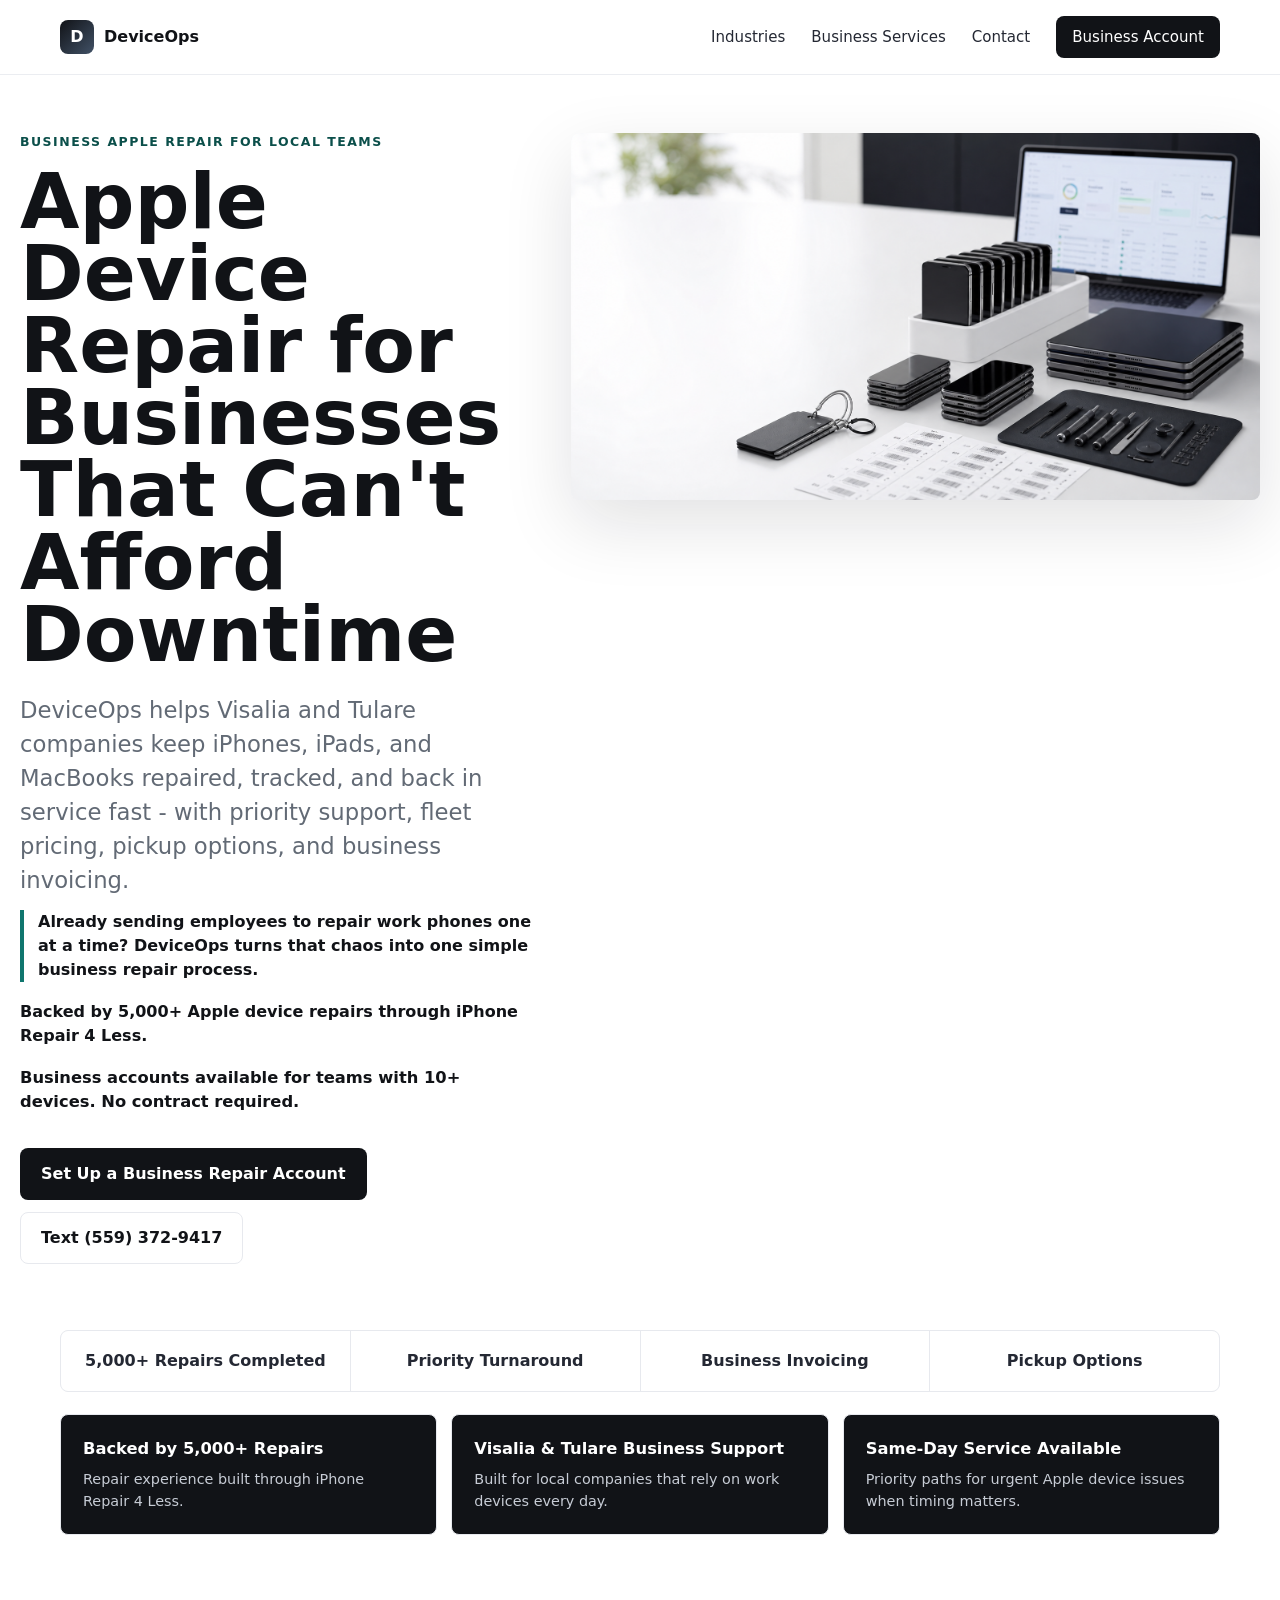
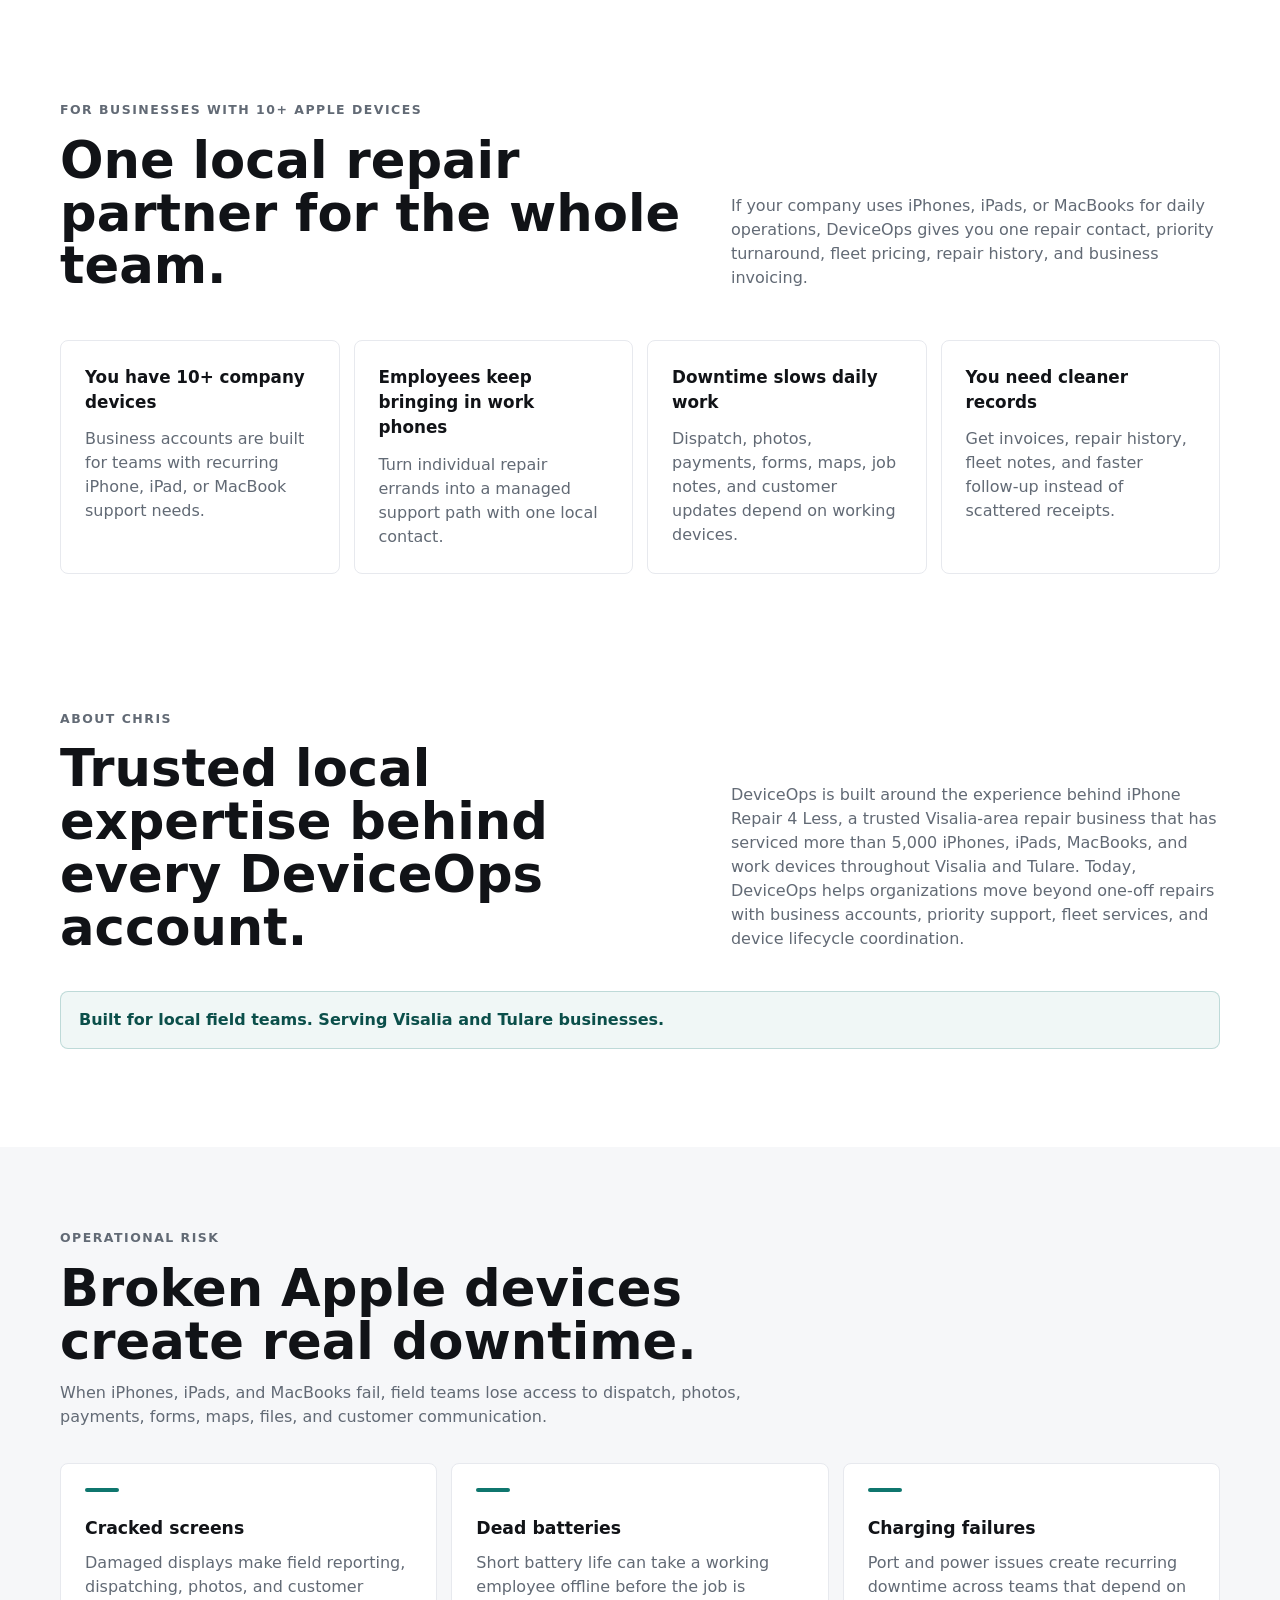
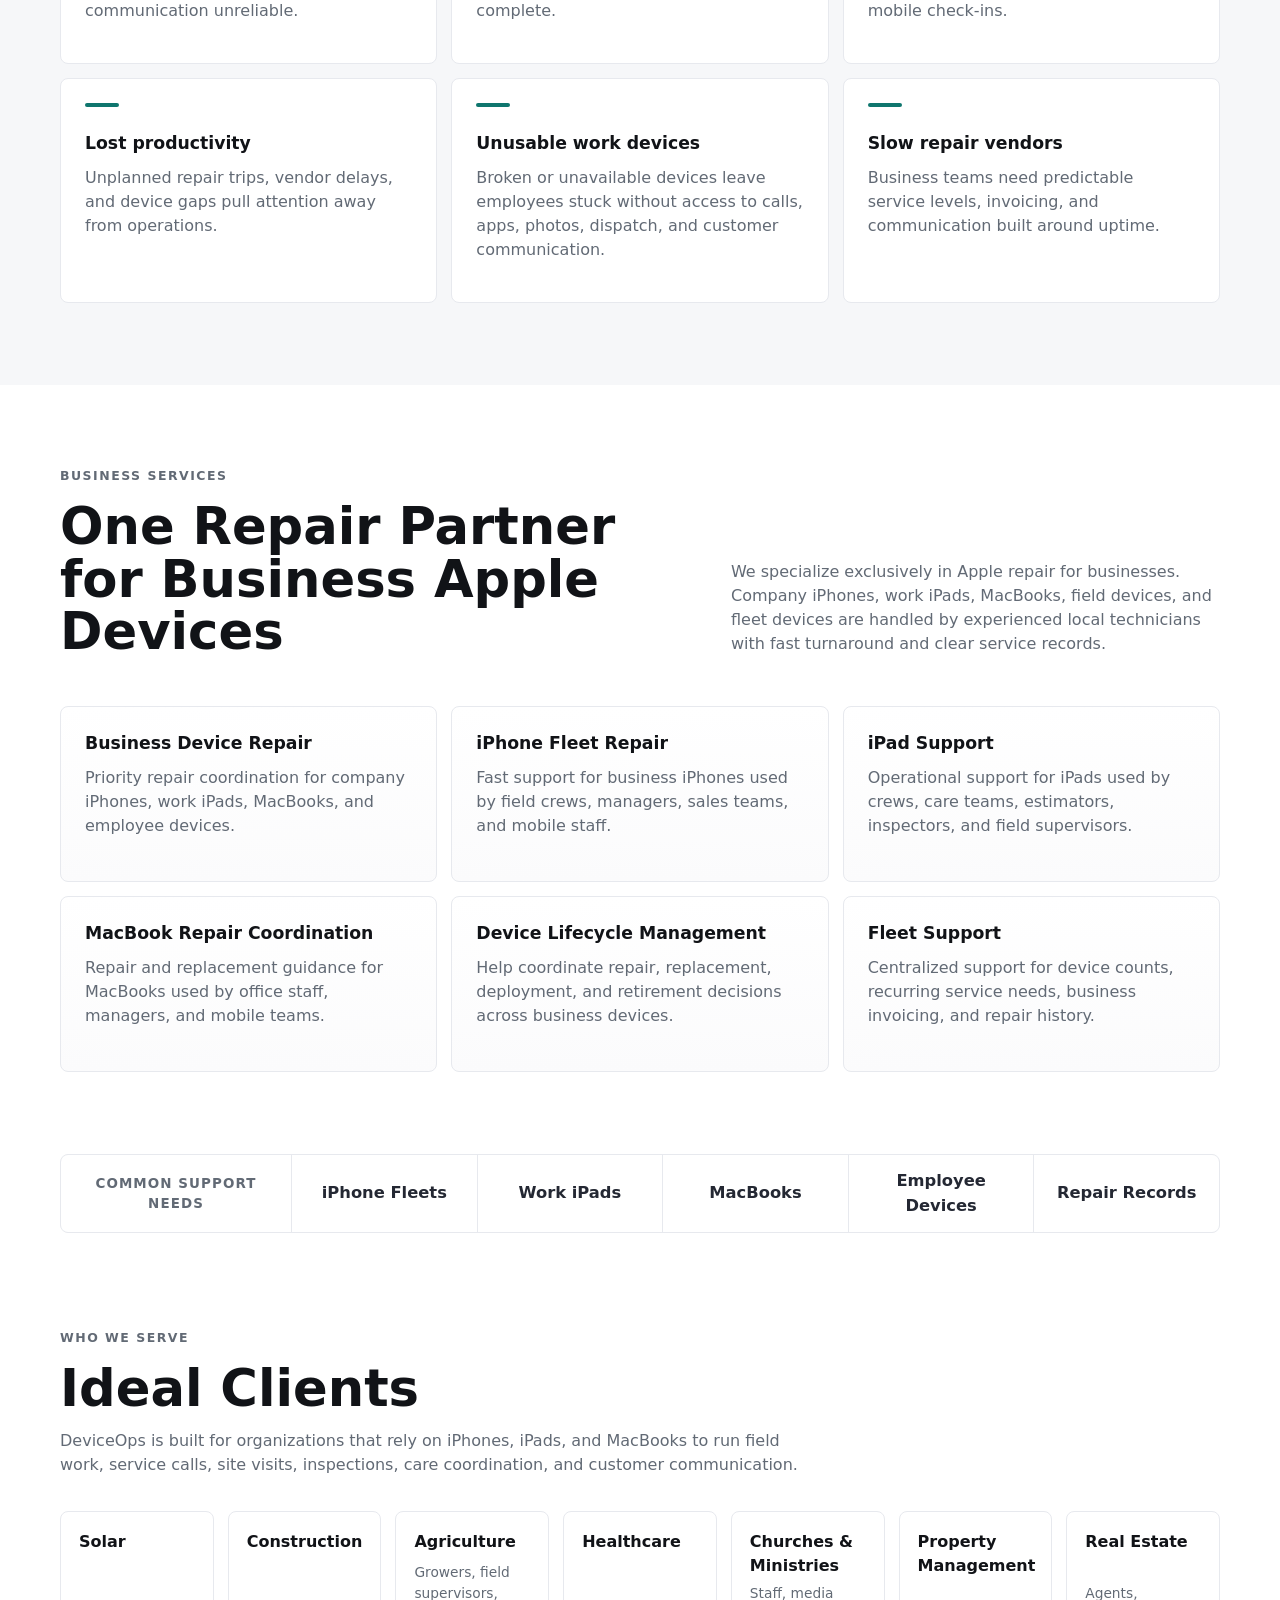
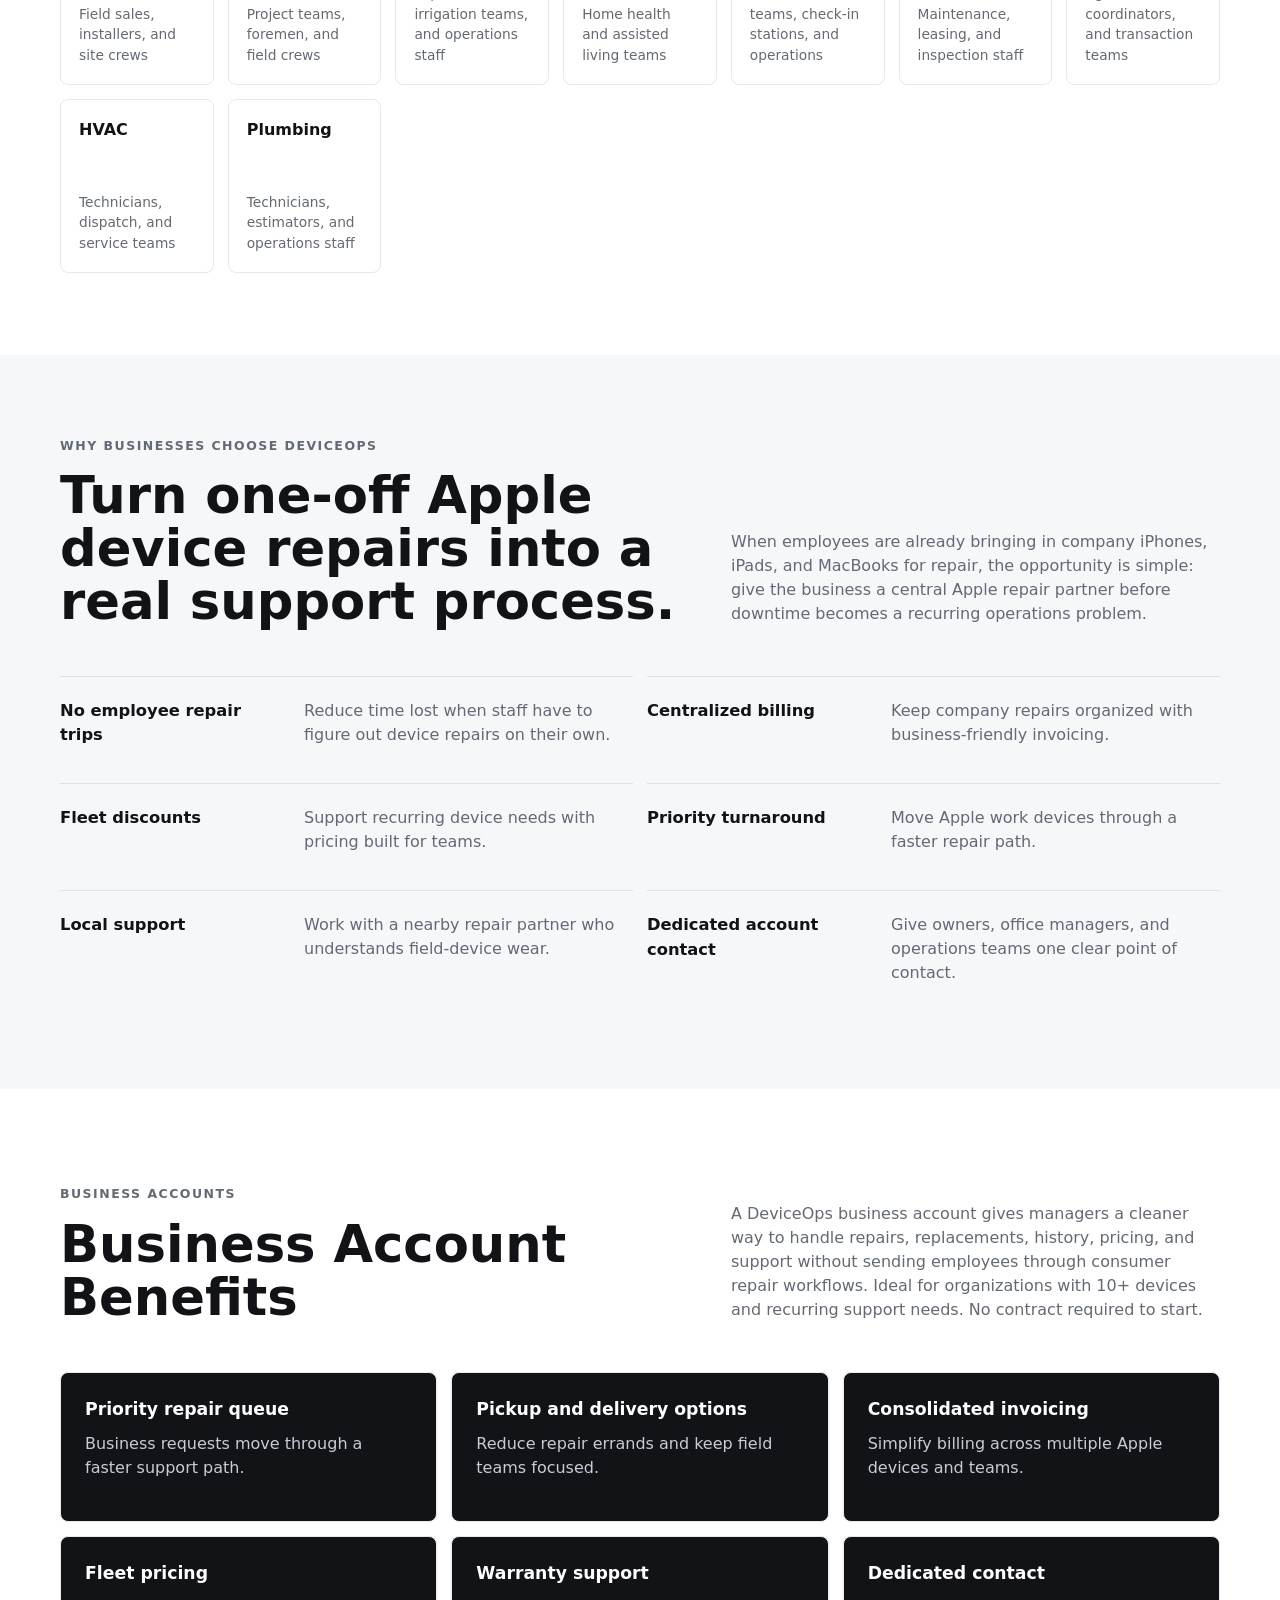
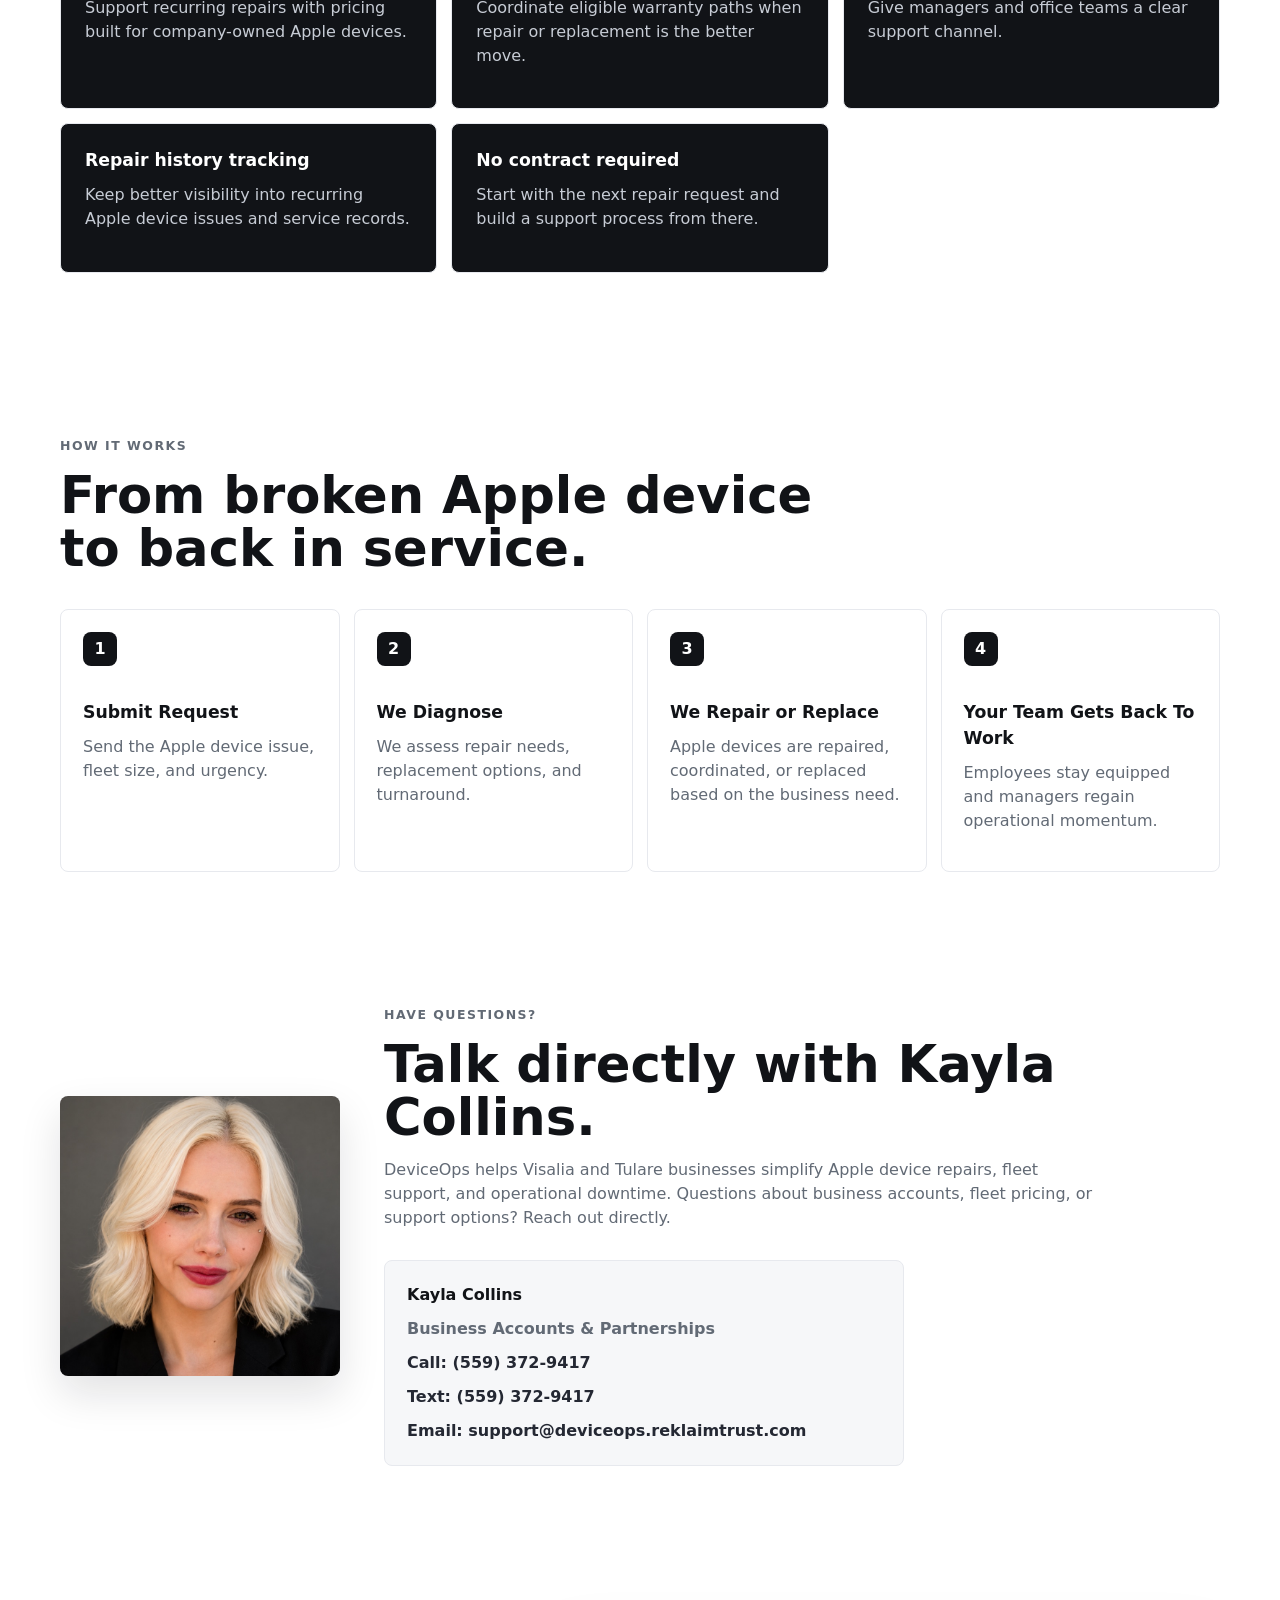
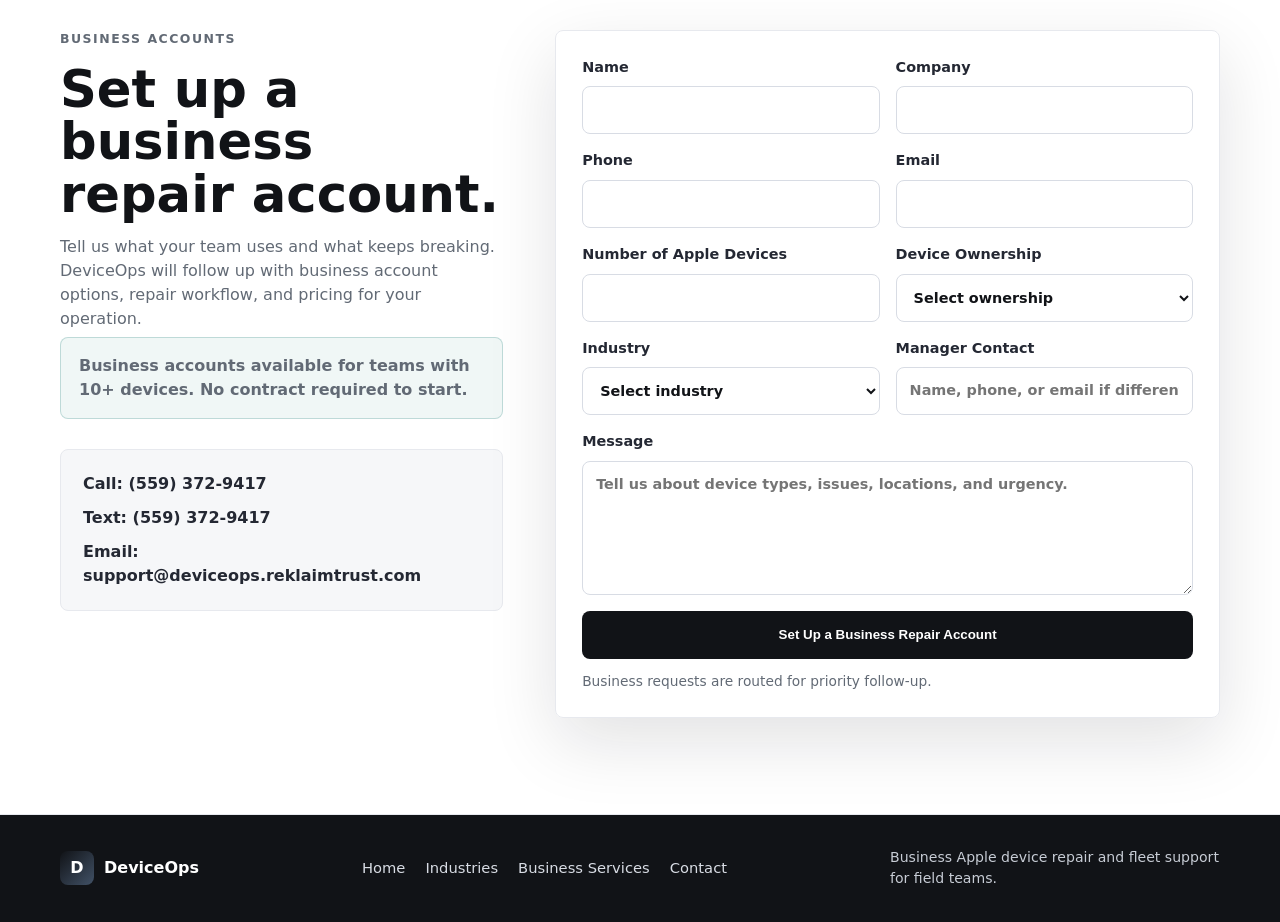
<file: index.html>
<!doctype html>
<html lang="en">
  <head>
    <meta charset="utf-8">
    <meta name="viewport" content="width=device-width, initial-scale=1">
    <title>DeviceOps | Apple Device Repair for Visalia & Tulare Businesses</title>
    <meta name="description" content="Apple device repair for Visalia and Tulare businesses, including priority repair, fleet pricing, pickup options, and consolidated invoicing for company iPhones, iPads, and MacBooks.">
    <link rel="canonical" href="https://deviceops.reklaimtrust.com/">
    <meta property="og:title" content="DeviceOps | Apple Device Repair for Businesses">
    <meta property="og:description" content="Priority repair, fleet pricing, pickup options, and consolidated invoicing for company iPhones, iPads, and MacBooks in Visalia and Tulare.">
    <meta property="og:type" content="website">
    <meta property="og:url" content="https://deviceops.reklaimtrust.com/">
    <meta property="og:image" content="https://deviceops.reklaimtrust.com/assets/deviceops-hero.png">
    <link rel="preload" as="image" href="assets/deviceops-hero.png">
    <link rel="stylesheet" href="styles.css?v=20260614-tighten">
    <script type="application/ld+json">
      {
        "@context": "https://schema.org",
        "@type": "LocalBusiness",
        "name": "DeviceOps",
        "url": "https://deviceops.reklaimtrust.com/",
        "image": "https://deviceops.reklaimtrust.com/assets/deviceops-hero.png",
        "description": "Apple device repair, replacement coordination, fleet support, and business technology services for company iPhones, iPads, and MacBooks.",
        "areaServed": {
          "@type": "AdministrativeArea",
          "name": "Visalia and Tulare, California"
        },
        "telephone": "+1-559-372-9417",
        "email": "support@deviceops.reklaimtrust.com",
        "priceRange": "$$",
        "sameAs": [],
        "makesOffer": [
          {
            "@type": "Offer",
            "itemOffered": {
              "@type": "Service",
              "name": "Business Apple Device Repair",
              "serviceType": "iPhone, iPad, MacBook, and Apple device repair for businesses"
            }
          },
          {
            "@type": "Offer",
            "itemOffered": {
              "@type": "Service",
              "name": "Apple Device Fleet Support",
              "serviceType": "Apple device deployment, replacement coordination, and fleet support"
            }
          }
        ]
      }
    </script>
  </head>
  <body>
    <a class="skip-link" href="#main">Skip to content</a>
    <header class="site-header">
      <nav class="nav-shell" aria-label="Primary navigation">
        <a class="brand" href="index.html" aria-label="DeviceOps home">
          <span class="brand-mark">D</span>
          <span>DeviceOps</span>
        </a>
        <button class="nav-toggle" type="button" aria-expanded="false" aria-controls="site-menu">
          <span class="sr-only">Open menu</span>
          <span></span><span></span><span></span>
        </button>
        <div class="nav-links" id="site-menu">
          <a href="#industries">Industries</a>
          <a href="#services">Business Services</a>
          <a href="#contact">Contact</a>
          <a class="nav-cta" href="#pricing">Business Account</a>
        </div>
      </nav>
    </header>

    <main id="main">
      <section class="hero">
        <div class="hero-copy">
          <p class="eyebrow">Business Apple repair for local teams</p>
          <h1>Apple Device Repair for Businesses That Can't Afford Downtime</h1>
          <p class="hero-subhead">DeviceOps helps Visalia and Tulare companies keep iPhones, iPads, and MacBooks repaired, tracked, and back in service fast - with priority support, fleet pricing, pickup options, and business invoicing.</p>
          <p class="hero-pain">Already sending employees to repair work phones one at a time? DeviceOps turns that chaos into one simple business repair process.</p>
          <p class="hero-proof"><strong>Backed by 5,000+ Apple device repairs through iPhone Repair 4 Less.</strong></p>
          <p class="hero-note"><strong>Business accounts available for teams with 10+ devices. No contract required.</strong></p>
          <div class="hero-actions" aria-label="Primary actions">
            <a class="button primary" href="#pricing">Set Up a Business Repair Account</a>
            <a class="button secondary" href="sms:+15593729417">Text (559) 372-9417</a>
          </div>
        </div>
        <div class="hero-media" aria-label="DeviceOps business Apple device support visual">
          <img src="assets/deviceops-hero.png" width="1717" height="916" alt="Organized Apple devices prepared for business fleet support">
        </div>
      </section>

      <section class="trust-bar" aria-label="Business support advantages">
        <span>5,000+ Repairs Completed</span>
        <span>Priority Turnaround</span>
        <span>Business Invoicing</span>
        <span>Pickup Options</span>
      </section>

      <section class="proof-strip" aria-label="DeviceOps proof points">
        <div>
          <strong>Backed by 5,000+ Repairs</strong>
          <span>Repair experience built through iPhone Repair 4 Less.</span>
        </div>
        <div>
          <strong>Visalia & Tulare Business Support</strong>
          <span>Built for local companies that rely on work devices every day.</span>
        </div>
        <div>
          <strong>Same-Day Service Available</strong>
          <span>Priority paths for urgent Apple device issues when timing matters.</span>
        </div>
      </section>

      <section class="section sense-section">
        <div class="section-heading split">
          <div>
            <p class="eyebrow">For businesses with 10+ Apple devices</p>
            <h2>One local repair partner for the whole team.</h2>
          </div>
          <p>If your company uses iPhones, iPads, or MacBooks for daily operations, DeviceOps gives you one repair contact, priority turnaround, fleet pricing, repair history, and business invoicing.</p>
        </div>
        <div class="sense-grid">
          <div><strong>You have 10+ company devices</strong><span>Business accounts are built for teams with recurring iPhone, iPad, or MacBook support needs.</span></div>
          <div><strong>Employees keep bringing in work phones</strong><span>Turn individual repair errands into a managed support path with one local contact.</span></div>
          <div><strong>Downtime slows daily work</strong><span>Dispatch, photos, payments, forms, maps, job notes, and customer updates depend on working devices.</span></div>
          <div><strong>You need cleaner records</strong><span>Get invoices, repair history, fleet notes, and faster follow-up instead of scattered receipts.</span></div>
        </div>
      </section>

      <section class="section expertise-section">
        <div class="section-heading split">
          <div>
            <p class="eyebrow">About Chris</p>
            <h2>Trusted local expertise behind every DeviceOps account.</h2>
          </div>
          <p>DeviceOps is built around the experience behind iPhone Repair 4 Less, a trusted Visalia-area repair business that has serviced more than 5,000 iPhones, iPads, MacBooks, and work devices throughout Visalia and Tulare. Today, DeviceOps helps organizations move beyond one-off repairs with business accounts, priority support, fleet services, and device lifecycle coordination.</p>
        </div>
        <p class="service-area">Built for local field teams. Serving Visalia and Tulare businesses.</p>
      </section>

      <section class="section problem-section">
        <div class="section-heading">
          <p class="eyebrow">Operational risk</p>
          <h2>Broken Apple devices create real downtime.</h2>
          <p>When iPhones, iPads, and MacBooks fail, field teams lose access to dispatch, photos, payments, forms, maps, files, and customer communication.</p>
        </div>
        <div class="problem-grid">
          <article><span></span><h3>Cracked screens</h3><p>Damaged displays make field reporting, dispatching, photos, and customer communication unreliable.</p></article>
          <article><span></span><h3>Dead batteries</h3><p>Short battery life can take a working employee offline before the job is complete.</p></article>
          <article><span></span><h3>Charging failures</h3><p>Port and power issues create recurring downtime across teams that depend on mobile check-ins.</p></article>
          <article><span></span><h3>Lost productivity</h3><p>Unplanned repair trips, vendor delays, and device gaps pull attention away from operations.</p></article>
          <article><span></span><h3>Unusable work devices</h3><p>Broken or unavailable devices leave employees stuck without access to calls, apps, photos, dispatch, and customer communication.</p></article>
          <article><span></span><h3>Slow repair vendors</h3><p>Business teams need predictable service levels, invoicing, and communication built around uptime.</p></article>
        </div>
      </section>

      <section class="section services-section" id="services">
        <div class="section-heading split">
          <div>
            <p class="eyebrow">Business services</p>
            <h2>One Repair Partner for Business Apple Devices</h2>
          </div>
          <p>We specialize exclusively in Apple repair for businesses. Company iPhones, work iPads, MacBooks, field devices, and fleet devices are handled by experienced local technicians with fast turnaround and clear service records.</p>
        </div>
        <div class="service-grid">
          <article><h3>Business Device Repair</h3><p>Priority repair coordination for company iPhones, work iPads, MacBooks, and employee devices.</p></article>
          <article><h3>iPhone Fleet Repair</h3><p>Fast support for business iPhones used by field crews, managers, sales teams, and mobile staff.</p></article>
          <article><h3>iPad Support</h3><p>Operational support for iPads used by crews, care teams, estimators, inspectors, and field supervisors.</p></article>
          <article><h3>MacBook Repair Coordination</h3><p>Repair and replacement guidance for MacBooks used by office staff, managers, and mobile teams.</p></article>
          <article><h3>Device Lifecycle Management</h3><p>Help coordinate repair, replacement, deployment, and retirement decisions across business devices.</p></article>
          <article><h3>Fleet Support</h3><p>Centralized support for device counts, recurring service needs, business invoicing, and repair history.</p></article>
        </div>
      </section>

      <section class="device-strip" aria-label="Business devices and workflows supported">
        <span>Common support needs</span>
        <strong>iPhone Fleets</strong>
        <strong>Work iPads</strong>
        <strong>MacBooks</strong>
        <strong>Employee Devices</strong>
        <strong>Repair Records</strong>
      </section>

      <section class="section industries-section" id="industries">
        <div class="section-heading">
          <p class="eyebrow">Who we serve</p>
          <h2>Ideal Clients</h2>
          <p>DeviceOps is built for organizations that rely on iPhones, iPads, and MacBooks to run field work, service calls, site visits, inspections, care coordination, and customer communication.</p>
        </div>
        <div class="industry-grid">
          <a href="industries/solar.html">Solar<span>Field sales, installers, and site crews</span></a>
          <a href="industries/construction.html">Construction<span>Project teams, foremen, and field crews</span></a>
          <a href="industries/agriculture.html">Agriculture<span>Growers, field supervisors, irrigation teams, and operations staff</span></a>
          <a href="industries/healthcare.html">Healthcare<span>Home health and assisted living teams</span></a>
          <a href="industries/churches-ministries.html">Churches &amp; Ministries<span>Staff, media teams, check-in stations, and operations</span></a>
          <a href="industries/property-management.html">Property Management<span>Maintenance, leasing, and inspection staff</span></a>
          <a href="industries/real-estate.html">Real Estate<span>Agents, coordinators, and transaction teams</span></a>
          <a href="industries/hvac.html">HVAC<span>Technicians, dispatch, and service teams</span></a>
          <a href="industries/plumbing.html">Plumbing<span>Technicians, estimators, and operations staff</span></a>
        </div>
      </section>

      <section class="section why-section">
        <div class="section-heading split">
          <div>
            <p class="eyebrow">Why businesses choose DeviceOps</p>
            <h2>Turn one-off Apple device repairs into a real support process.</h2>
          </div>
          <p>When employees are already bringing in company iPhones, iPads, and MacBooks for repair, the opportunity is simple: give the business a central Apple repair partner before downtime becomes a recurring operations problem.</p>
        </div>
        <div class="why-list">
          <div><strong>No employee repair trips</strong><span>Reduce time lost when staff have to figure out device repairs on their own.</span></div>
          <div><strong>Centralized billing</strong><span>Keep company repairs organized with business-friendly invoicing.</span></div>
          <div><strong>Fleet discounts</strong><span>Support recurring device needs with pricing built for teams.</span></div>
          <div><strong>Priority turnaround</strong><span>Move Apple work devices through a faster repair path.</span></div>
          <div><strong>Local support</strong><span>Work with a nearby repair partner who understands field-device wear.</span></div>
          <div><strong>Dedicated account contact</strong><span>Give owners, office managers, and operations teams one clear point of contact.</span></div>
        </div>
      </section>

      <section class="section account-section">
        <div class="section-heading split">
          <div>
            <p class="eyebrow">Business accounts</p>
            <h2>Business Account Benefits</h2>
          </div>
          <p>A DeviceOps business account gives managers a cleaner way to handle repairs, replacements, history, pricing, and support without sending employees through consumer repair workflows. Ideal for organizations with 10+ devices and recurring support needs. No contract required to start.</p>
        </div>
        <div class="benefits-grid">
          <article><h3>Priority repair queue</h3><p>Business requests move through a faster support path.</p></article>
          <article><h3>Pickup and delivery options</h3><p>Reduce repair errands and keep field teams focused.</p></article>
          <article><h3>Consolidated invoicing</h3><p>Simplify billing across multiple Apple devices and teams.</p></article>
          <article><h3>Fleet pricing</h3><p>Support recurring repairs with pricing built for company-owned Apple devices.</p></article>
          <article><h3>Warranty support</h3><p>Coordinate eligible warranty paths when repair or replacement is the better move.</p></article>
          <article><h3>Dedicated contact</h3><p>Give managers and office teams a clear support channel.</p></article>
          <article><h3>Repair history tracking</h3><p>Keep better visibility into recurring Apple device issues and service records.</p></article>
          <article><h3>No contract required</h3><p>Start with the next repair request and build a support process from there.</p></article>
        </div>
      </section>

      <section class="section process-section">
        <div class="section-heading">
          <p class="eyebrow">How it works</p>
          <h2>From broken Apple device to back in service.</h2>
        </div>
        <ol class="process-list">
          <li><span>1</span><h3>Submit Request</h3><p>Send the Apple device issue, fleet size, and urgency.</p></li>
          <li><span>2</span><h3>We Diagnose</h3><p>We assess repair needs, replacement options, and turnaround.</p></li>
          <li><span>3</span><h3>We Repair or Replace</h3><p>Apple devices are repaired, coordinated, or replaced based on the business need.</p></li>
          <li><span>4</span><h3>Your Team Gets Back To Work</h3><p>Employees stay equipped and managers regain operational momentum.</p></li>
        </ol>
      </section>

      <section class="section local-support-section">
        <div class="local-support-media">
          <img src="assets/kayla-collins-deviceops-business-accounts.jpg" width="900" height="900" loading="lazy" alt="Kayla Collins, DeviceOps business accounts">
        </div>
        <div class="local-support-copy">
          <p class="eyebrow">Have questions?</p>
          <h2>Talk directly with Kayla Collins.</h2>
          <p>DeviceOps helps Visalia and Tulare businesses simplify Apple device repairs, fleet support, and operational downtime. Questions about business accounts, fleet pricing, or support options? Reach out directly.</p>
          <div class="contact-card contact-card-inline">
            <strong>Kayla Collins</strong>
            <span>Business Accounts &amp; Partnerships</span>
            <a href="tel:+15593729417">Call: (559) 372-9417</a>
            <a href="sms:+15593729417">Text: (559) 372-9417</a>
            <a href="mailto:support@deviceops.reklaimtrust.com">Email: support@deviceops.reklaimtrust.com</a>
          </div>
        </div>
      </section>

      <section class="section lead-section" id="pricing">
        <div class="lead-copy">
          <p class="eyebrow">Business accounts</p>
          <h2>Set up a business repair account.</h2>
          <p>Tell us what your team uses and what keeps breaking. DeviceOps will follow up with business account options, repair workflow, and pricing for your operation.</p>
          <p class="account-callout"><strong>Business accounts available for teams with 10+ devices. No contract required to start.</strong></p>
          <div class="contact-card" id="contact">
            <a href="tel:+15593729417">Call: (559) 372-9417</a>
            <a href="sms:+15593729417">Text: (559) 372-9417</a>
            <a href="mailto:support@deviceops.reklaimtrust.com">Email: support@deviceops.reklaimtrust.com</a>
          </div>
        </div>
        <form class="lead-form" action="https://formspree.io/f/mojzqbrn" method="post">
          <input type="hidden" name="_subject" value="New DeviceOps business repair account request">
          <label>Name<input name="Name" type="text" autocomplete="name" required></label>
          <label>Company<input name="Company" type="text" autocomplete="organization" required></label>
          <label>Phone<input name="Phone" type="tel" autocomplete="tel" required></label>
          <label>Email<input name="Email" type="email" autocomplete="email"></label>
          <label>Number of Apple Devices<input name="Number of Apple Devices" type="number" min="1" inputmode="numeric" required></label>
          <label>Device Ownership<select name="Device Ownership">
            <option value="">Select ownership</option>
            <option>Company-owned Apple device</option>
            <option>Employee-owned Apple device used for work</option>
            <option>Personal Apple device</option>
            <option>Not sure</option>
          </select></label>
          <label>Industry<select name="Industry">
            <option value="">Select industry</option>
            <option>Solar</option>
            <option>Construction</option>
            <option>Agriculture</option>
            <option>Healthcare</option>
            <option>Churches & Ministries</option>
            <option>Property Management</option>
            <option>Real Estate</option>
            <option>HVAC</option>
            <option>Plumbing</option>
          </select></label>
          <label>Manager Contact<input name="Manager Contact" type="text" placeholder="Name, phone, or email if different"></label>
          <label class="full">Message<textarea name="Message" rows="5" placeholder="Tell us about device types, issues, locations, and urgency." required></textarea></label>
          <button class="button primary full" type="submit">Set Up a Business Repair Account</button>
          <p class="form-note" data-form-note>Business requests are routed for priority follow-up.</p>
        </form>
      </section>
    </main>

    <footer class="site-footer">
      <div class="footer-inner">
        <a class="brand" href="index.html"><span class="brand-mark">D</span><span>DeviceOps</span></a>
        <nav aria-label="Footer navigation">
          <a href="index.html">Home</a>
          <a href="#industries">Industries</a>
          <a href="#services">Business Services</a>
          <a href="#contact">Contact</a>
        </nav>
        <p>Business Apple device repair and fleet support for field teams.</p>
      </div>
    </footer>

    <script src="script.js"></script>
  </body>
</html>
</file>
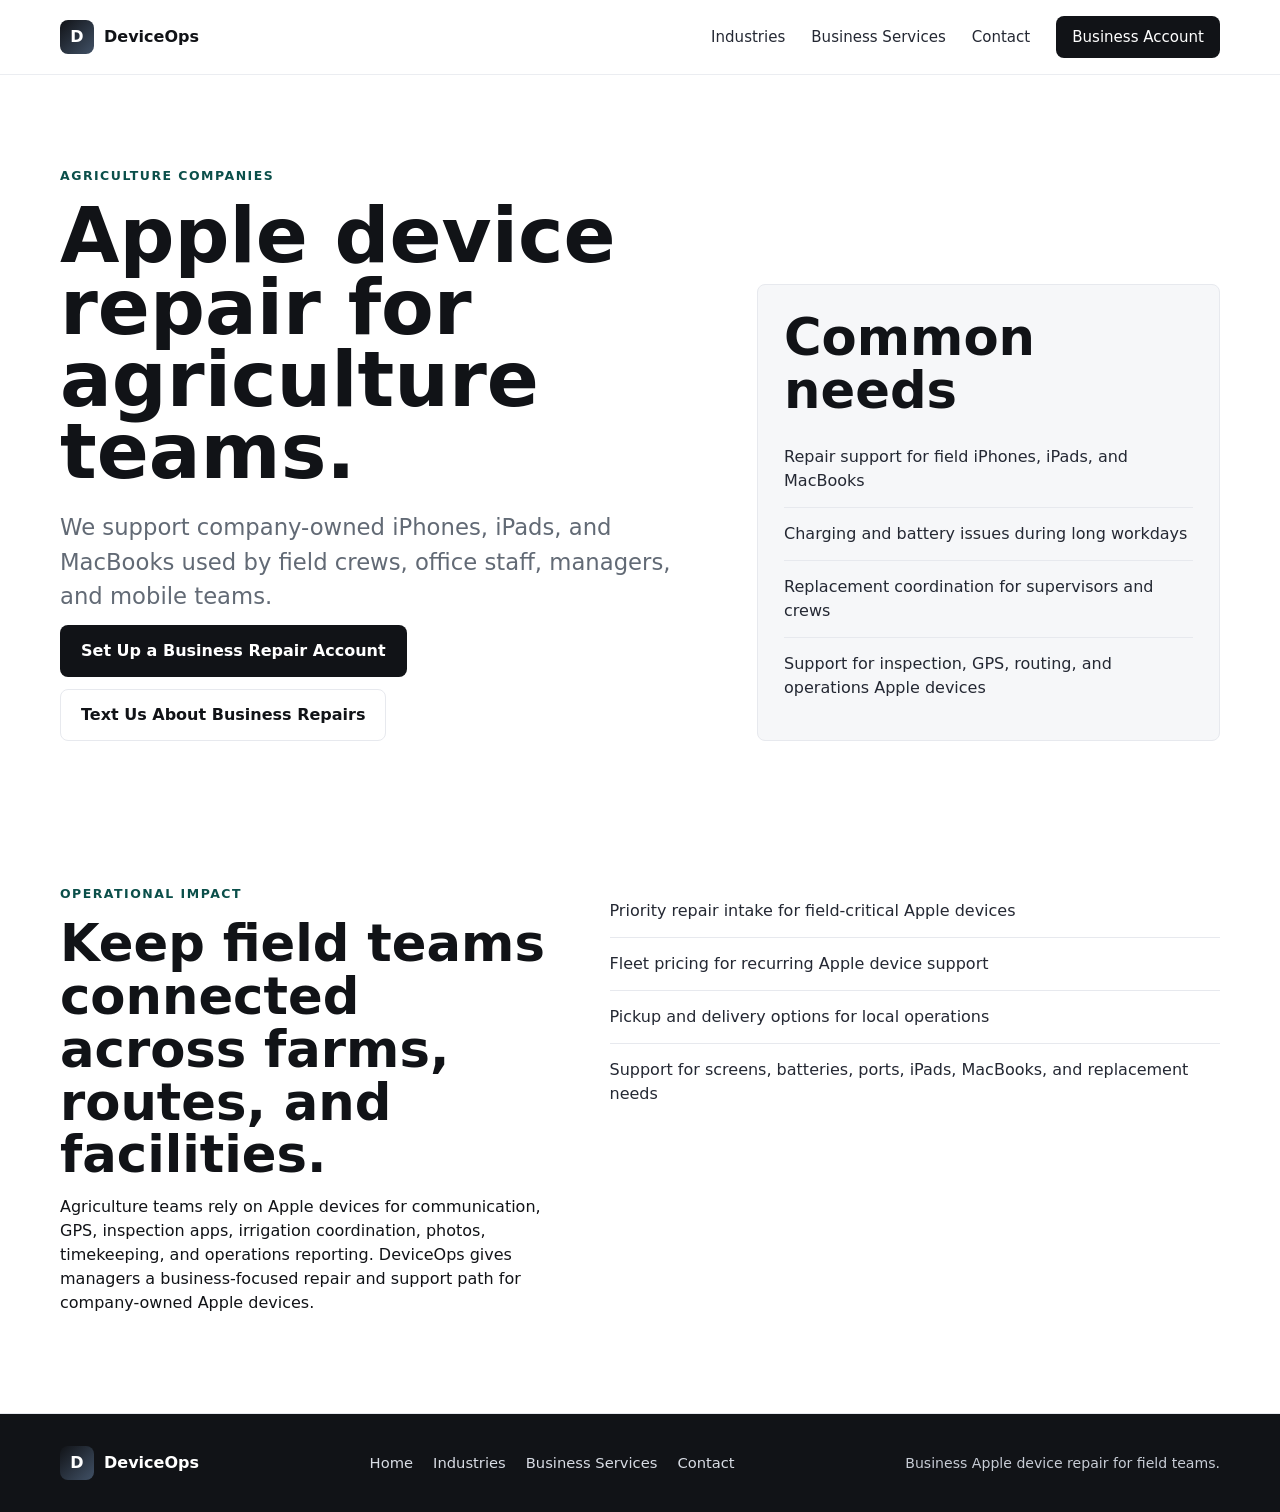
<file: industries/agriculture.html>
<!doctype html>
<html lang="en">
  <head>
    <meta charset="utf-8">
    <meta name="viewport" content="width=device-width, initial-scale=1">
    <title>Agriculture Apple Device Repair | DeviceOps</title>
    <meta name="description" content="Apple device repair for agriculture teams using company-owned iPhones, iPads, and MacBooks across field supervision, irrigation, ranch operations, and crop advisory workflows.">
    <link rel="canonical" href="https://deviceops.reklaimtrust.com/industries/agriculture.html">
    <link rel="stylesheet" href="../styles.css?v=20260614-tighten">
    <script type="application/ld+json">
      {"@context":"https://schema.org","@type":"Service","name":"Agriculture Apple Device Repair","provider":{"@type":"LocalBusiness","name":"DeviceOps","url":"https://deviceops.reklaimtrust.com/"},"serviceType":"Business Apple device repair and fleet support","audience":{"@type":"BusinessAudience","name":"Agriculture companies"},"areaServed":{"@type":"AdministrativeArea","name":"Visalia and Tulare"}}
    </script>
  </head>
  <body>
    <header class="site-header"><nav class="nav-shell" aria-label="Primary navigation"><a class="brand" href="../index.html"><span class="brand-mark">D</span><span>DeviceOps</span></a><button class="nav-toggle" type="button" aria-expanded="false" aria-controls="site-menu"><span class="sr-only">Open menu</span><span></span><span></span><span></span></button><div class="nav-links" id="site-menu"><a href="../index.html#industries">Industries</a><a href="../index.html#services">Business Services</a><a href="../index.html#contact">Contact</a><a class="nav-cta" href="../index.html#pricing">Business Account</a></div></nav></header>
    <main>
      <section class="industry-hero">
        <div><p class="eyebrow">Agriculture companies</p><h1>Apple device repair for agriculture teams.</h1><p class="hero-subhead">We support company-owned iPhones, iPads, and MacBooks used by field crews, office staff, managers, and mobile teams.</p><div class="hero-actions"><a class="button primary" href="../index.html#pricing">Set Up a Business Repair Account</a><a class="button secondary" href="sms:+15593729417">Text Us About Business Repairs</a></div></div>
        <aside class="industry-panel"><h2>Common needs</h2><ul><li>Repair support for field iPhones, iPads, and MacBooks</li><li>Charging and battery issues during long workdays</li><li>Replacement coordination for supervisors and crews</li><li>Support for inspection, GPS, routing, and operations Apple devices</li></ul></aside>
      </section>
      <section class="section industry-detail"><div><p class="eyebrow">Operational impact</p><h2>Keep field teams connected across farms, routes, and facilities.</h2><p>Agriculture teams rely on Apple devices for communication, GPS, inspection apps, irrigation coordination, photos, timekeeping, and operations reporting. DeviceOps gives managers a business-focused repair and support path for company-owned Apple devices.</p></div><ul class="detail-list"><li>Priority repair intake for field-critical Apple devices</li><li>Fleet pricing for recurring Apple device support</li><li>Pickup and delivery options for local operations</li><li>Support for screens, batteries, ports, iPads, MacBooks, and replacement needs</li></ul></section>
    </main>
    <footer class="site-footer"><div class="footer-inner"><a class="brand" href="../index.html"><span class="brand-mark">D</span><span>DeviceOps</span></a><nav><a href="../index.html">Home</a><a href="../index.html#industries">Industries</a><a href="../index.html#services">Business Services</a><a href="../index.html#contact">Contact</a></nav><p>Business Apple device repair for field teams.</p></div></footer>
    <script src="../script.js"></script>
  </body>
</html>
</file>
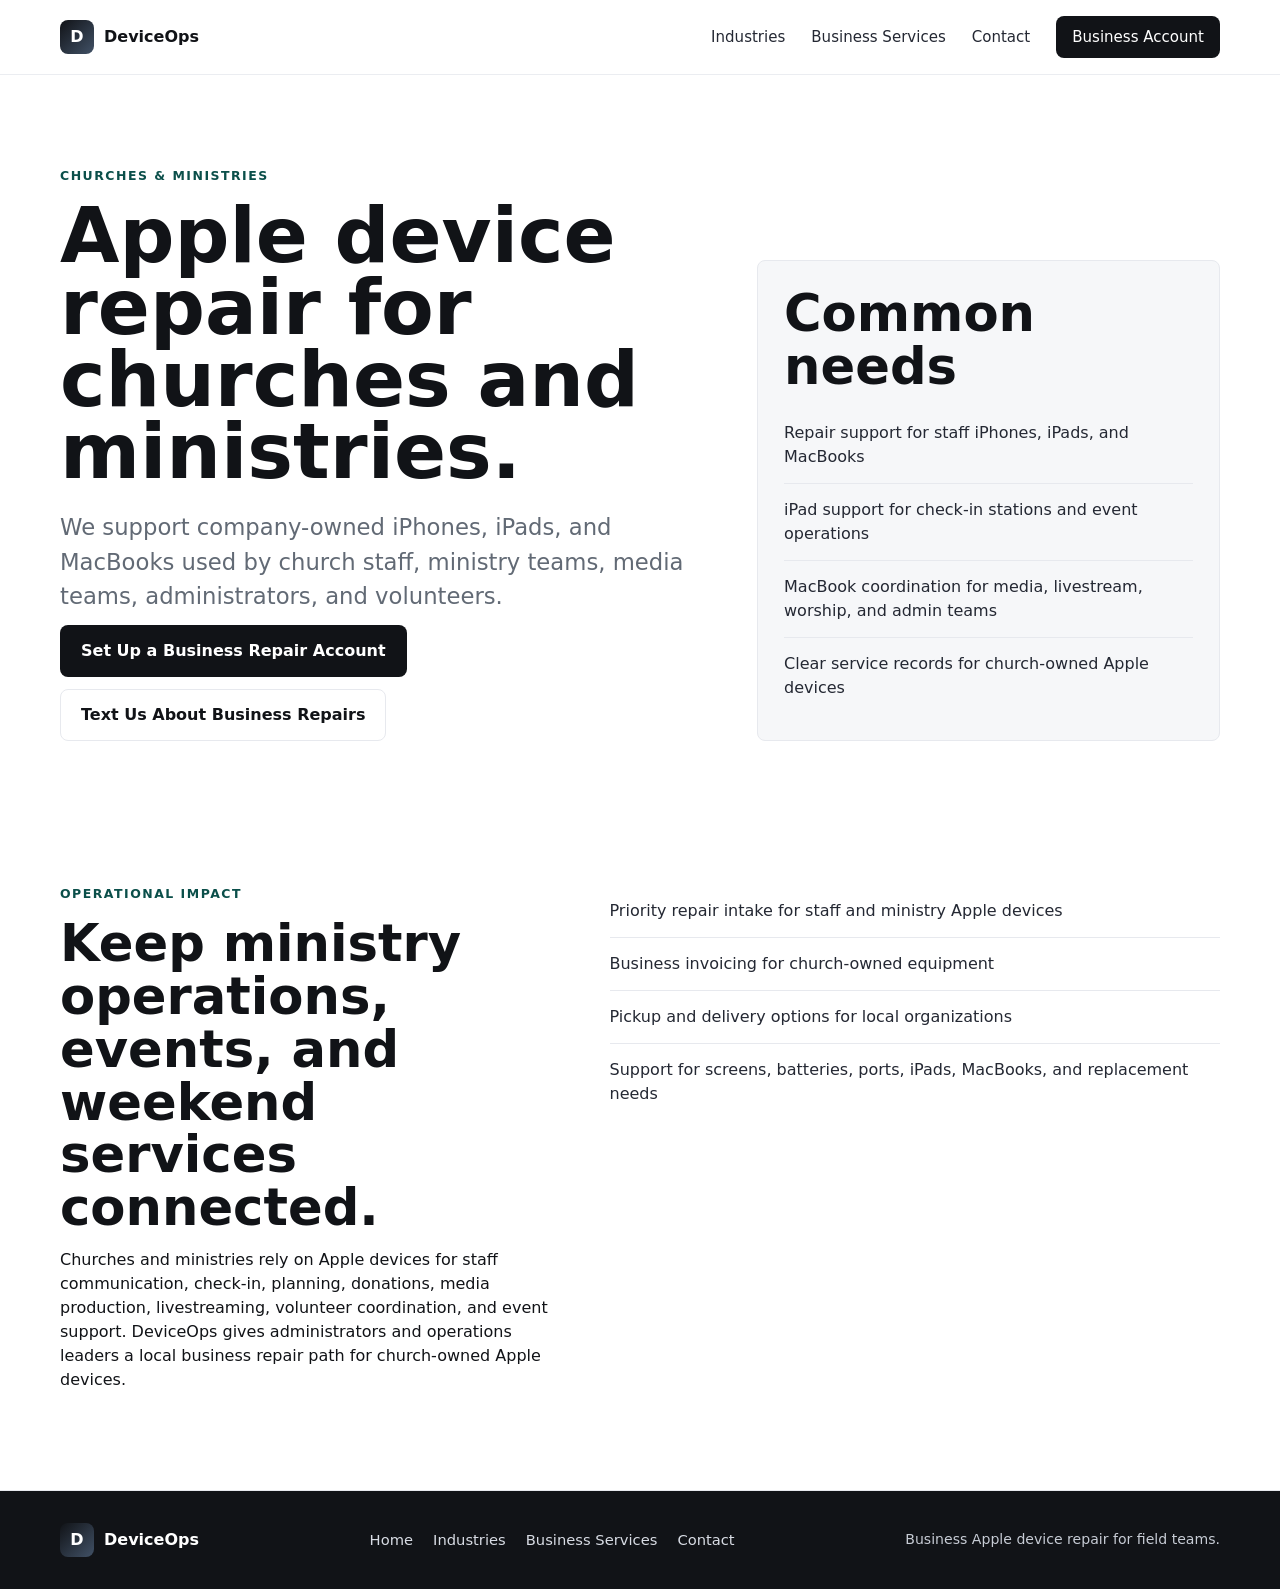
<file: industries/churches-ministries.html>
<!doctype html>
<html lang="en">
  <head>
    <meta charset="utf-8">
    <meta name="viewport" content="width=device-width, initial-scale=1">
    <title>Churches &amp; Ministries Apple Device Repair | DeviceOps</title>
    <meta name="description" content="Apple device repair for churches and ministries using company-owned iPhones, iPads, and MacBooks across staff, media, check-in, events, and operations.">
    <link rel="canonical" href="https://deviceops.reklaimtrust.com/industries/churches-ministries.html">
    <link rel="stylesheet" href="../styles.css?v=20260614-tighten">
    <script type="application/ld+json">
      {"@context":"https://schema.org","@type":"Service","name":"Churches and Ministries Apple Device Repair","provider":{"@type":"LocalBusiness","name":"DeviceOps","url":"https://deviceops.reklaimtrust.com/"},"serviceType":"Business Apple device repair and fleet support","audience":{"@type":"BusinessAudience","name":"Churches, ministries, and faith organizations"},"areaServed":{"@type":"AdministrativeArea","name":"Visalia and Tulare"}}
    </script>
  </head>
  <body>
    <header class="site-header"><nav class="nav-shell" aria-label="Primary navigation"><a class="brand" href="../index.html"><span class="brand-mark">D</span><span>DeviceOps</span></a><button class="nav-toggle" type="button" aria-expanded="false" aria-controls="site-menu"><span class="sr-only">Open menu</span><span></span><span></span><span></span></button><div class="nav-links" id="site-menu"><a href="../index.html#industries">Industries</a><a href="../index.html#services">Business Services</a><a href="../index.html#contact">Contact</a><a class="nav-cta" href="../index.html#pricing">Business Account</a></div></nav></header>
    <main>
      <section class="industry-hero">
        <div><p class="eyebrow">Churches &amp; ministries</p><h1>Apple device repair for churches and ministries.</h1><p class="hero-subhead">We support company-owned iPhones, iPads, and MacBooks used by church staff, ministry teams, media teams, administrators, and volunteers.</p><div class="hero-actions"><a class="button primary" href="../index.html#pricing">Set Up a Business Repair Account</a><a class="button secondary" href="sms:+15593729417">Text Us About Business Repairs</a></div></div>
        <aside class="industry-panel"><h2>Common needs</h2><ul><li>Repair support for staff iPhones, iPads, and MacBooks</li><li>iPad support for check-in stations and event operations</li><li>MacBook coordination for media, livestream, worship, and admin teams</li><li>Clear service records for church-owned Apple devices</li></ul></aside>
      </section>
      <section class="section industry-detail"><div><p class="eyebrow">Operational impact</p><h2>Keep ministry operations, events, and weekend services connected.</h2><p>Churches and ministries rely on Apple devices for staff communication, check-in, planning, donations, media production, livestreaming, volunteer coordination, and event support. DeviceOps gives administrators and operations leaders a local business repair path for church-owned Apple devices.</p></div><ul class="detail-list"><li>Priority repair intake for staff and ministry Apple devices</li><li>Business invoicing for church-owned equipment</li><li>Pickup and delivery options for local organizations</li><li>Support for screens, batteries, ports, iPads, MacBooks, and replacement needs</li></ul></section>
    </main>
    <footer class="site-footer"><div class="footer-inner"><a class="brand" href="../index.html"><span class="brand-mark">D</span><span>DeviceOps</span></a><nav><a href="../index.html">Home</a><a href="../index.html#industries">Industries</a><a href="../index.html#services">Business Services</a><a href="../index.html#contact">Contact</a></nav><p>Business Apple device repair for field teams.</p></div></footer>
    <script src="../script.js"></script>
  </body>
</html>
</file>
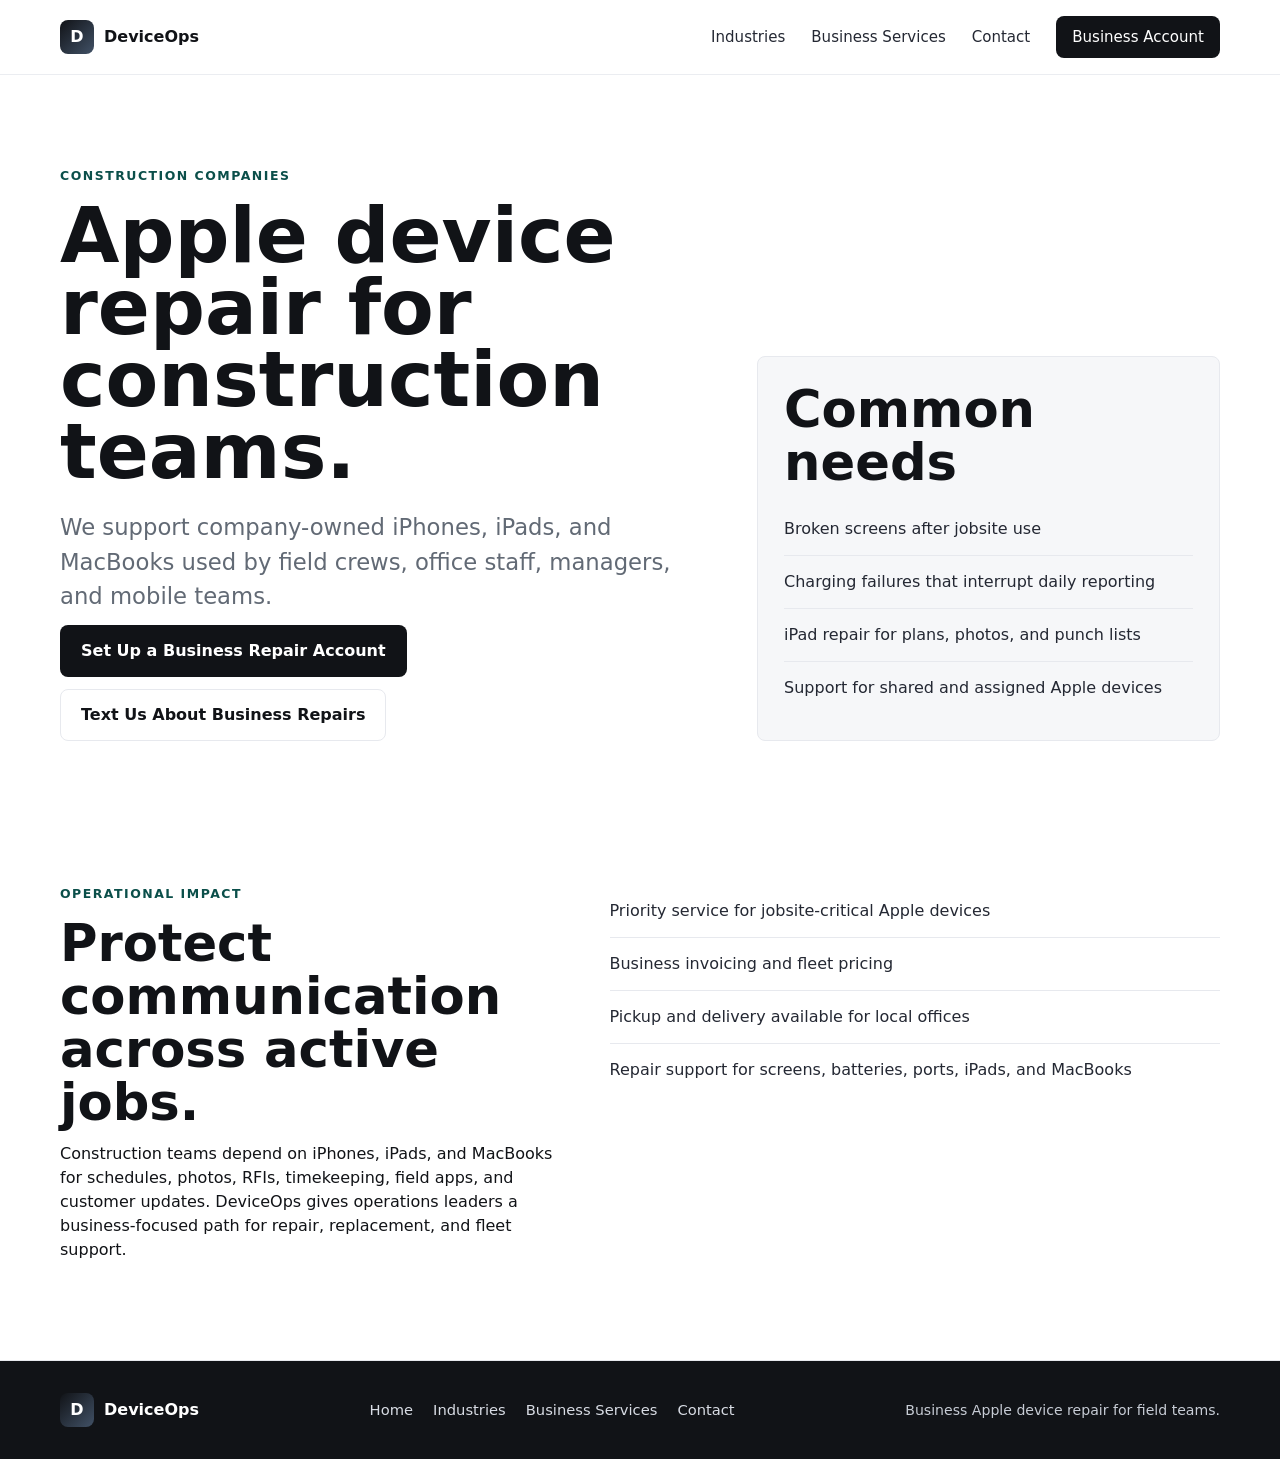
<file: industries/construction.html>
<!doctype html>
<html lang="en">
  <head>
    <meta charset="utf-8">
    <meta name="viewport" content="width=device-width, initial-scale=1">
    <title>Construction Apple Device Repair | DeviceOps</title>
    <meta name="description" content="Apple device repair for construction teams using company-owned iPhones, iPads, and MacBooks across jobsites, offices, and field operations.">
    <link rel="canonical" href="https://deviceops.reklaimtrust.com/industries/construction.html">
    <link rel="stylesheet" href="../styles.css?v=20260614-tighten">
    <script type="application/ld+json">
      {"@context":"https://schema.org","@type":"Service","name":"Construction Apple Device Repair","provider":{"@type":"LocalBusiness","name":"DeviceOps","url":"https://deviceops.reklaimtrust.com/"},"serviceType":"Business Apple device repair and fleet support","audience":{"@type":"BusinessAudience","name":"Construction companies"},"areaServed":{"@type":"AdministrativeArea","name":"Visalia and Tulare"}}
    </script>
  </head>
  <body>
    <header class="site-header"><nav class="nav-shell" aria-label="Primary navigation"><a class="brand" href="../index.html"><span class="brand-mark">D</span><span>DeviceOps</span></a><button class="nav-toggle" type="button" aria-expanded="false" aria-controls="site-menu"><span class="sr-only">Open menu</span><span></span><span></span><span></span></button><div class="nav-links" id="site-menu"><a href="../index.html#industries">Industries</a><a href="../index.html#services">Business Services</a><a href="../index.html#contact">Contact</a><a class="nav-cta" href="../index.html#pricing">Business Account</a></div></nav></header>
    <main>
      <section class="industry-hero">
        <div><p class="eyebrow">Construction companies</p><h1>Apple device repair for construction teams.</h1><p class="hero-subhead">We support company-owned iPhones, iPads, and MacBooks used by field crews, office staff, managers, and mobile teams.</p><div class="hero-actions"><a class="button primary" href="../index.html#pricing">Set Up a Business Repair Account</a><a class="button secondary" href="sms:+15593729417">Text Us About Business Repairs</a></div></div>
        <aside class="industry-panel"><h2>Common needs</h2><ul><li>Broken screens after jobsite use</li><li>Charging failures that interrupt daily reporting</li><li>iPad repair for plans, photos, and punch lists</li><li>Support for shared and assigned Apple devices</li></ul></aside>
      </section>
      <section class="section industry-detail"><div><p class="eyebrow">Operational impact</p><h2>Protect communication across active jobs.</h2><p>Construction teams depend on iPhones, iPads, and MacBooks for schedules, photos, RFIs, timekeeping, field apps, and customer updates. DeviceOps gives operations leaders a business-focused path for repair, replacement, and fleet support.</p></div><ul class="detail-list"><li>Priority service for jobsite-critical Apple devices</li><li>Business invoicing and fleet pricing</li><li>Pickup and delivery available for local offices</li><li>Repair support for screens, batteries, ports, iPads, and MacBooks</li></ul></section>
    </main>
    <footer class="site-footer"><div class="footer-inner"><a class="brand" href="../index.html"><span class="brand-mark">D</span><span>DeviceOps</span></a><nav><a href="../index.html">Home</a><a href="../index.html#industries">Industries</a><a href="../index.html#services">Business Services</a><a href="../index.html#contact">Contact</a></nav><p>Business Apple device repair for field teams.</p></div></footer>
    <script src="../script.js"></script>
  </body>
</html>
</file>
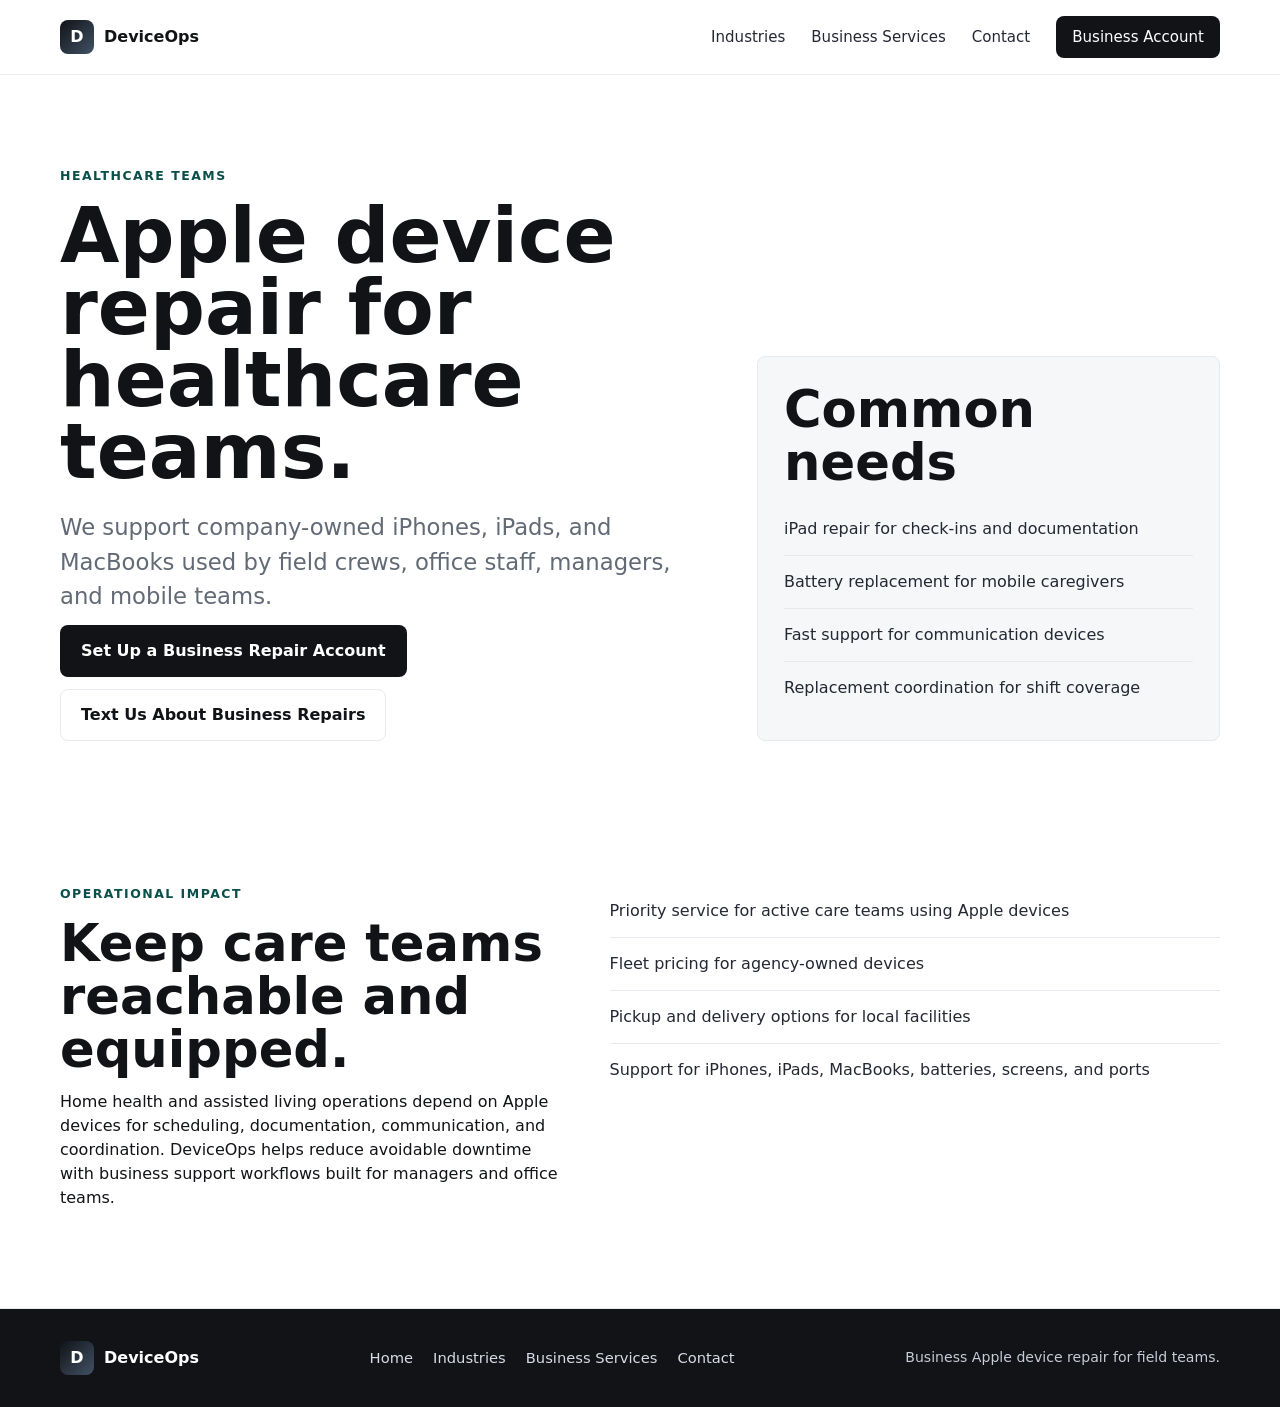
<file: industries/healthcare.html>
<!doctype html>
<html lang="en">
  <head>
    <meta charset="utf-8">
    <meta name="viewport" content="width=device-width, initial-scale=1">
    <title>Healthcare Apple Device Repair | DeviceOps</title>
    <meta name="description" content="Apple device repair for healthcare teams using company-owned iPhones, iPads, and MacBooks for care coordination, documentation, and operations.">
    <link rel="canonical" href="https://deviceops.reklaimtrust.com/industries/healthcare.html">
    <link rel="stylesheet" href="../styles.css?v=20260614-tighten">
    <script type="application/ld+json">
      {"@context":"https://schema.org","@type":"Service","name":"Healthcare Apple Device Repair","provider":{"@type":"LocalBusiness","name":"DeviceOps","url":"https://deviceops.reklaimtrust.com/"},"serviceType":"Business Apple device repair and fleet support","audience":{"@type":"BusinessAudience","name":"Home health agencies and assisted living facilities"},"areaServed":{"@type":"AdministrativeArea","name":"Visalia and Tulare"}}
    </script>
  </head>
  <body>
    <header class="site-header"><nav class="nav-shell" aria-label="Primary navigation"><a class="brand" href="../index.html"><span class="brand-mark">D</span><span>DeviceOps</span></a><button class="nav-toggle" type="button" aria-expanded="false" aria-controls="site-menu"><span class="sr-only">Open menu</span><span></span><span></span><span></span></button><div class="nav-links" id="site-menu"><a href="../index.html#industries">Industries</a><a href="../index.html#services">Business Services</a><a href="../index.html#contact">Contact</a><a class="nav-cta" href="../index.html#pricing">Business Account</a></div></nav></header>
    <main>
      <section class="industry-hero">
        <div><p class="eyebrow">Healthcare teams</p><h1>Apple device repair for healthcare teams.</h1><p class="hero-subhead">We support company-owned iPhones, iPads, and MacBooks used by field crews, office staff, managers, and mobile teams.</p><div class="hero-actions"><a class="button primary" href="../index.html#pricing">Set Up a Business Repair Account</a><a class="button secondary" href="sms:+15593729417">Text Us About Business Repairs</a></div></div>
        <aside class="industry-panel"><h2>Common needs</h2><ul><li>iPad repair for check-ins and documentation</li><li>Battery replacement for mobile caregivers</li><li>Fast support for communication devices</li><li>Replacement coordination for shift coverage</li></ul></aside>
      </section>
      <section class="section industry-detail"><div><p class="eyebrow">Operational impact</p><h2>Keep care teams reachable and equipped.</h2><p>Home health and assisted living operations depend on Apple devices for scheduling, documentation, communication, and coordination. DeviceOps helps reduce avoidable downtime with business support workflows built for managers and office teams.</p></div><ul class="detail-list"><li>Priority service for active care teams using Apple devices</li><li>Fleet pricing for agency-owned devices</li><li>Pickup and delivery options for local facilities</li><li>Support for iPhones, iPads, MacBooks, batteries, screens, and ports</li></ul></section>
    </main>
    <footer class="site-footer"><div class="footer-inner"><a class="brand" href="../index.html"><span class="brand-mark">D</span><span>DeviceOps</span></a><nav><a href="../index.html">Home</a><a href="../index.html#industries">Industries</a><a href="../index.html#services">Business Services</a><a href="../index.html#contact">Contact</a></nav><p>Business Apple device repair for field teams.</p></div></footer>
    <script src="../script.js"></script>
  </body>
</html>
</file>
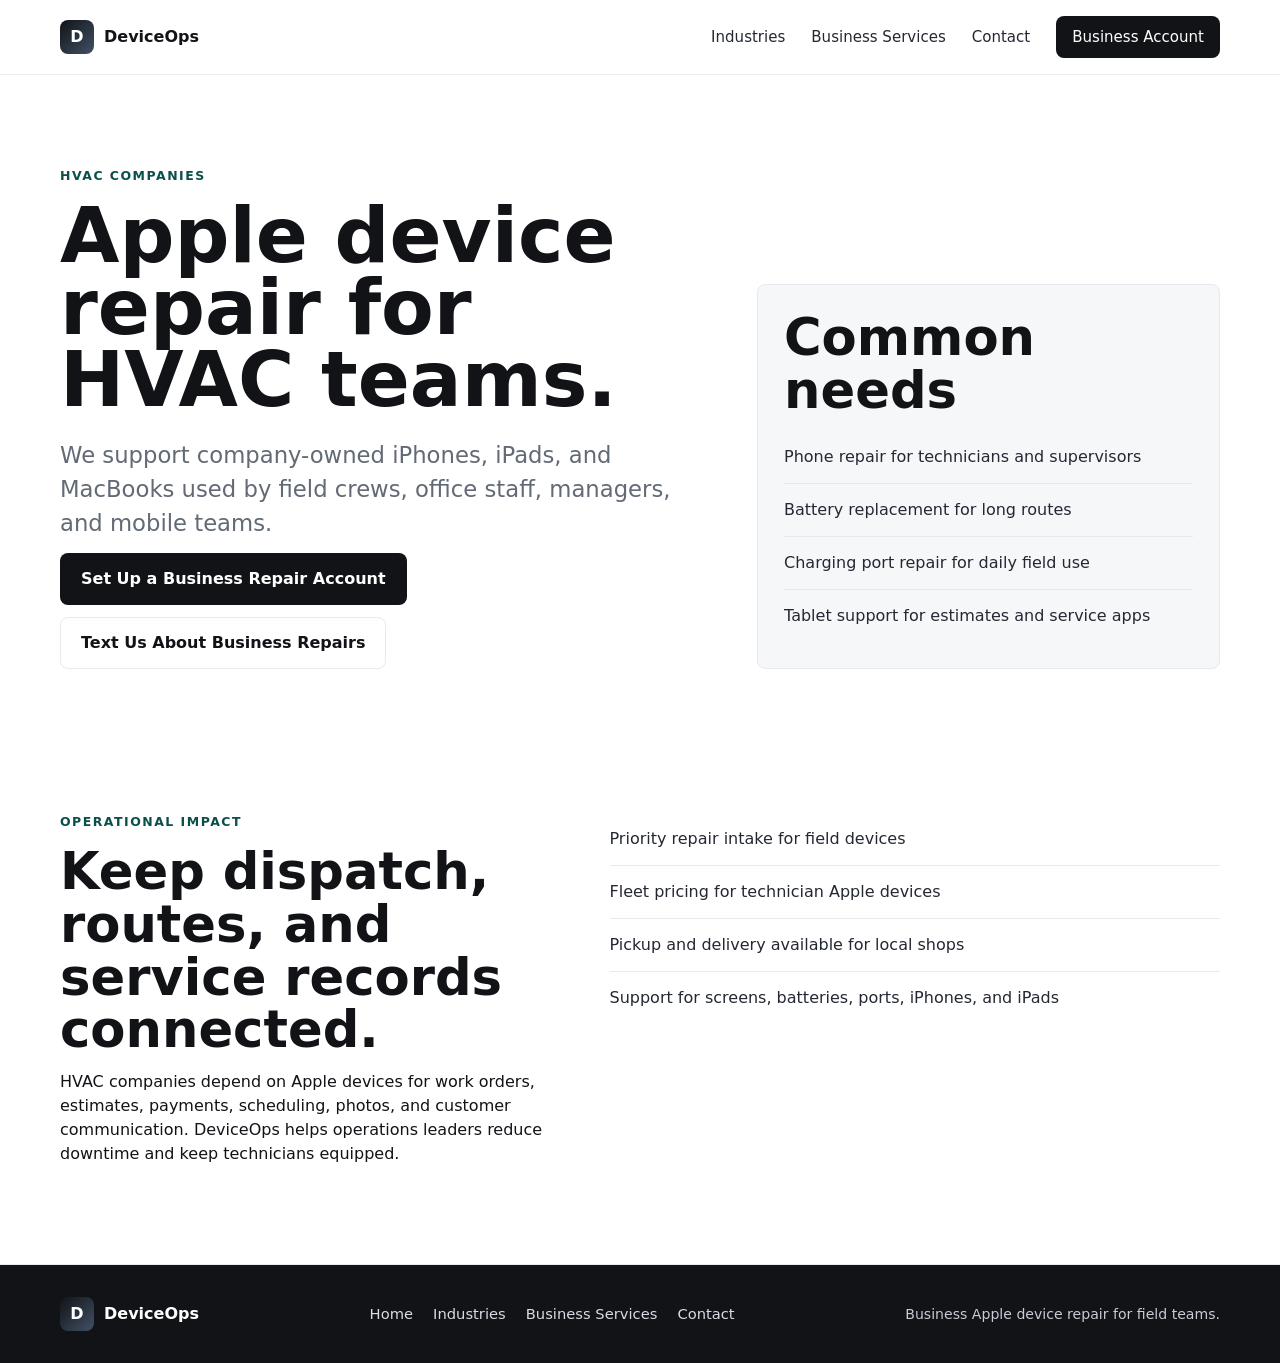
<file: industries/hvac.html>
<!doctype html>
<html lang="en">
  <head>
    <meta charset="utf-8">
    <meta name="viewport" content="width=device-width, initial-scale=1">
    <title>HVAC Company Apple Device Repair | DeviceOps</title>
    <meta name="description" content="Apple device repair for HVAC teams using company-owned iPhones, iPads, and MacBooks for dispatch, service records, estimates, and field operations.">
    <link rel="canonical" href="https://deviceops.reklaimtrust.com/industries/hvac.html">
    <link rel="stylesheet" href="../styles.css?v=20260614-tighten">
    <script type="application/ld+json">
      {"@context":"https://schema.org","@type":"Service","name":"HVAC Company Apple Device Repair","provider":{"@type":"LocalBusiness","name":"DeviceOps","url":"https://deviceops.reklaimtrust.com/"},"serviceType":"Business Apple device repair and fleet support","audience":{"@type":"BusinessAudience","name":"HVAC companies"},"areaServed":{"@type":"AdministrativeArea","name":"Visalia and Tulare"}}
    </script>
  </head>
  <body>
    <header class="site-header"><nav class="nav-shell" aria-label="Primary navigation"><a class="brand" href="../index.html"><span class="brand-mark">D</span><span>DeviceOps</span></a><button class="nav-toggle" type="button" aria-expanded="false" aria-controls="site-menu"><span class="sr-only">Open menu</span><span></span><span></span><span></span></button><div class="nav-links" id="site-menu"><a href="../index.html#industries">Industries</a><a href="../index.html#services">Business Services</a><a href="../index.html#contact">Contact</a><a class="nav-cta" href="../index.html#pricing">Business Account</a></div></nav></header>
    <main>
      <section class="industry-hero">
        <div><p class="eyebrow">HVAC companies</p><h1>Apple device repair for HVAC teams.</h1><p class="hero-subhead">We support company-owned iPhones, iPads, and MacBooks used by field crews, office staff, managers, and mobile teams.</p><div class="hero-actions"><a class="button primary" href="../index.html#pricing">Set Up a Business Repair Account</a><a class="button secondary" href="sms:+15593729417">Text Us About Business Repairs</a></div></div>
        <aside class="industry-panel"><h2>Common needs</h2><ul><li>Phone repair for technicians and supervisors</li><li>Battery replacement for long routes</li><li>Charging port repair for daily field use</li><li>Tablet support for estimates and service apps</li></ul></aside>
      </section>
      <section class="section industry-detail"><div><p class="eyebrow">Operational impact</p><h2>Keep dispatch, routes, and service records connected.</h2><p>HVAC companies depend on Apple devices for work orders, estimates, payments, scheduling, photos, and customer communication. DeviceOps helps operations leaders reduce downtime and keep technicians equipped.</p></div><ul class="detail-list"><li>Priority repair intake for field devices</li><li>Fleet pricing for technician Apple devices</li><li>Pickup and delivery available for local shops</li><li>Support for screens, batteries, ports, iPhones, and iPads</li></ul></section>
    </main>
    <footer class="site-footer"><div class="footer-inner"><a class="brand" href="../index.html"><span class="brand-mark">D</span><span>DeviceOps</span></a><nav><a href="../index.html">Home</a><a href="../index.html#industries">Industries</a><a href="../index.html#services">Business Services</a><a href="../index.html#contact">Contact</a></nav><p>Business Apple device repair for field teams.</p></div></footer>
    <script src="../script.js"></script>
  </body>
</html>
</file>
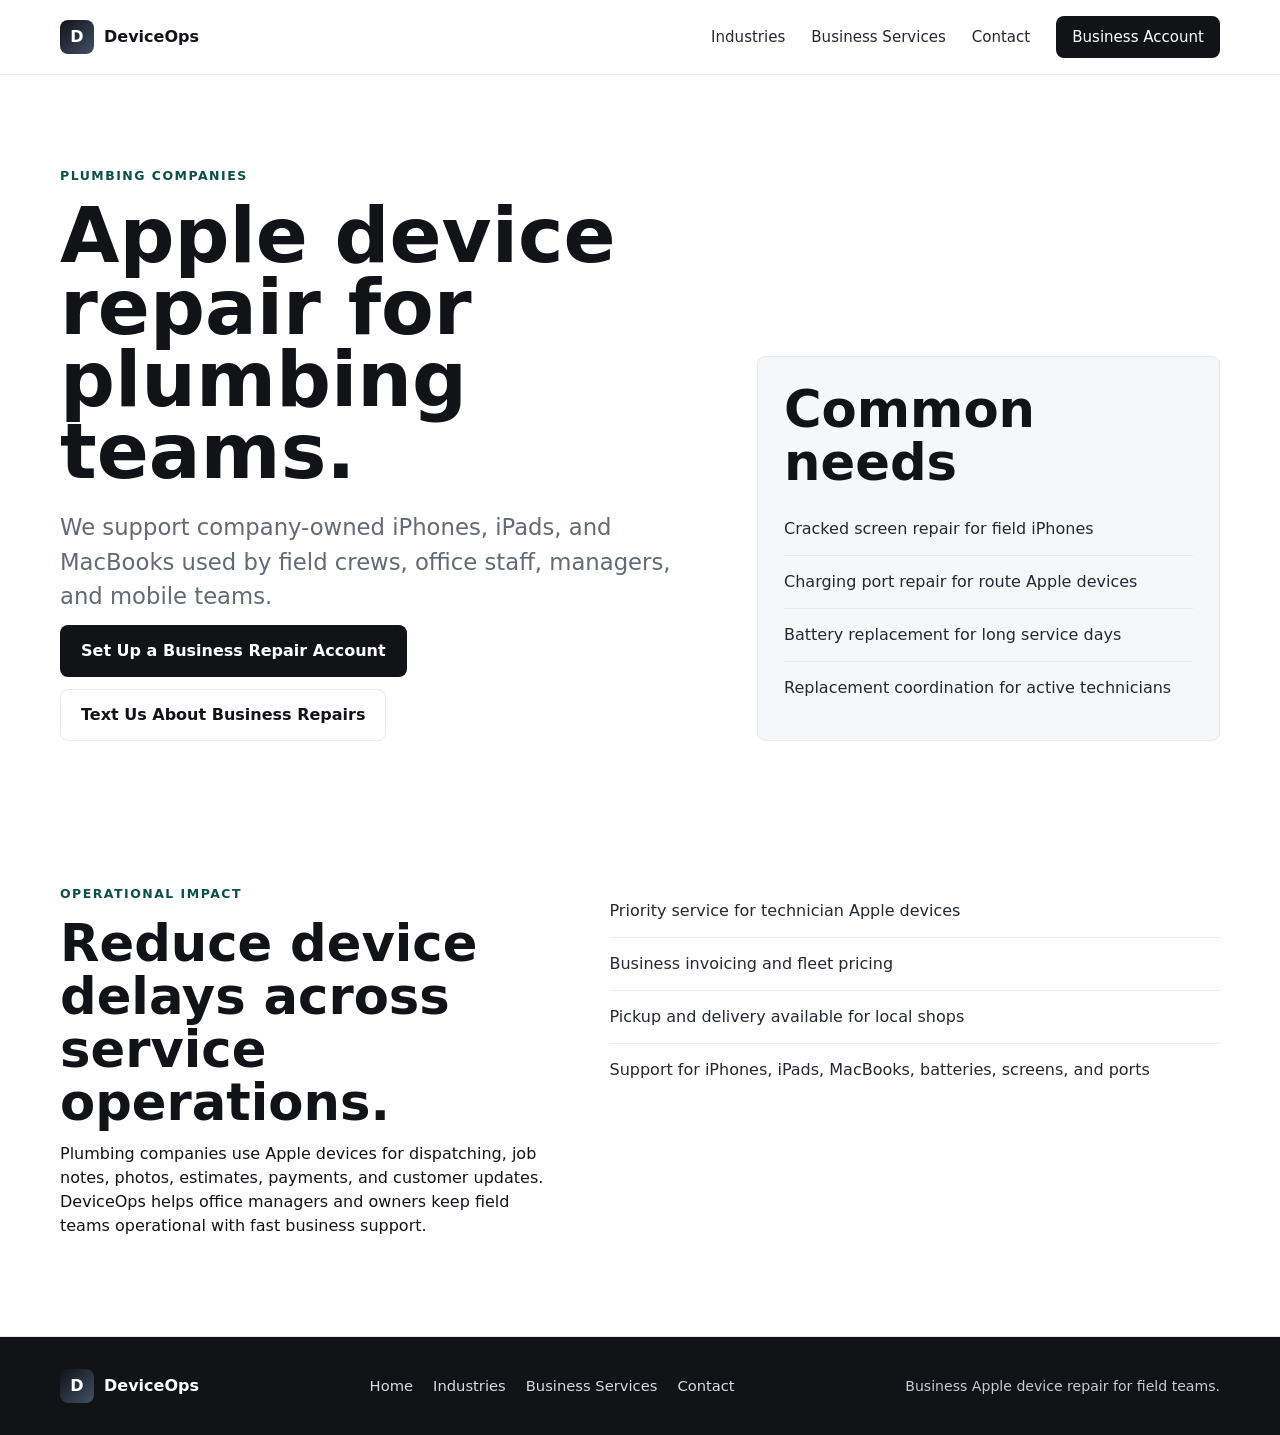
<file: industries/plumbing.html>
<!doctype html>
<html lang="en">
  <head>
    <meta charset="utf-8">
    <meta name="viewport" content="width=device-width, initial-scale=1">
    <title>Plumbing Company Apple Device Repair | DeviceOps</title>
    <meta name="description" content="Apple device repair for plumbing teams using company-owned iPhones, iPads, and MacBooks for dispatch, estimates, photos, and customer communication.">
    <link rel="canonical" href="https://deviceops.reklaimtrust.com/industries/plumbing.html">
    <link rel="stylesheet" href="../styles.css?v=20260614-tighten">
    <script type="application/ld+json">
      {"@context":"https://schema.org","@type":"Service","name":"Plumbing Company Apple Device Repair","provider":{"@type":"LocalBusiness","name":"DeviceOps","url":"https://deviceops.reklaimtrust.com/"},"serviceType":"Business Apple device repair and fleet support","audience":{"@type":"BusinessAudience","name":"Plumbing companies"},"areaServed":{"@type":"AdministrativeArea","name":"Visalia and Tulare"}}
    </script>
  </head>
  <body>
    <header class="site-header"><nav class="nav-shell" aria-label="Primary navigation"><a class="brand" href="../index.html"><span class="brand-mark">D</span><span>DeviceOps</span></a><button class="nav-toggle" type="button" aria-expanded="false" aria-controls="site-menu"><span class="sr-only">Open menu</span><span></span><span></span><span></span></button><div class="nav-links" id="site-menu"><a href="../index.html#industries">Industries</a><a href="../index.html#services">Business Services</a><a href="../index.html#contact">Contact</a><a class="nav-cta" href="../index.html#pricing">Business Account</a></div></nav></header>
    <main>
      <section class="industry-hero">
        <div><p class="eyebrow">Plumbing companies</p><h1>Apple device repair for plumbing teams.</h1><p class="hero-subhead">We support company-owned iPhones, iPads, and MacBooks used by field crews, office staff, managers, and mobile teams.</p><div class="hero-actions"><a class="button primary" href="../index.html#pricing">Set Up a Business Repair Account</a><a class="button secondary" href="sms:+15593729417">Text Us About Business Repairs</a></div></div>
        <aside class="industry-panel"><h2>Common needs</h2><ul><li>Cracked screen repair for field iPhones</li><li>Charging port repair for route Apple devices</li><li>Battery replacement for long service days</li><li>Replacement coordination for active technicians</li></ul></aside>
      </section>
      <section class="section industry-detail"><div><p class="eyebrow">Operational impact</p><h2>Reduce device delays across service operations.</h2><p>Plumbing companies use Apple devices for dispatching, job notes, photos, estimates, payments, and customer updates. DeviceOps helps office managers and owners keep field teams operational with fast business support.</p></div><ul class="detail-list"><li>Priority service for technician Apple devices</li><li>Business invoicing and fleet pricing</li><li>Pickup and delivery available for local shops</li><li>Support for iPhones, iPads, MacBooks, batteries, screens, and ports</li></ul></section>
    </main>
    <footer class="site-footer"><div class="footer-inner"><a class="brand" href="../index.html"><span class="brand-mark">D</span><span>DeviceOps</span></a><nav><a href="../index.html">Home</a><a href="../index.html#industries">Industries</a><a href="../index.html#services">Business Services</a><a href="../index.html#contact">Contact</a></nav><p>Business Apple device repair for field teams.</p></div></footer>
    <script src="../script.js"></script>
  </body>
</html>
</file>
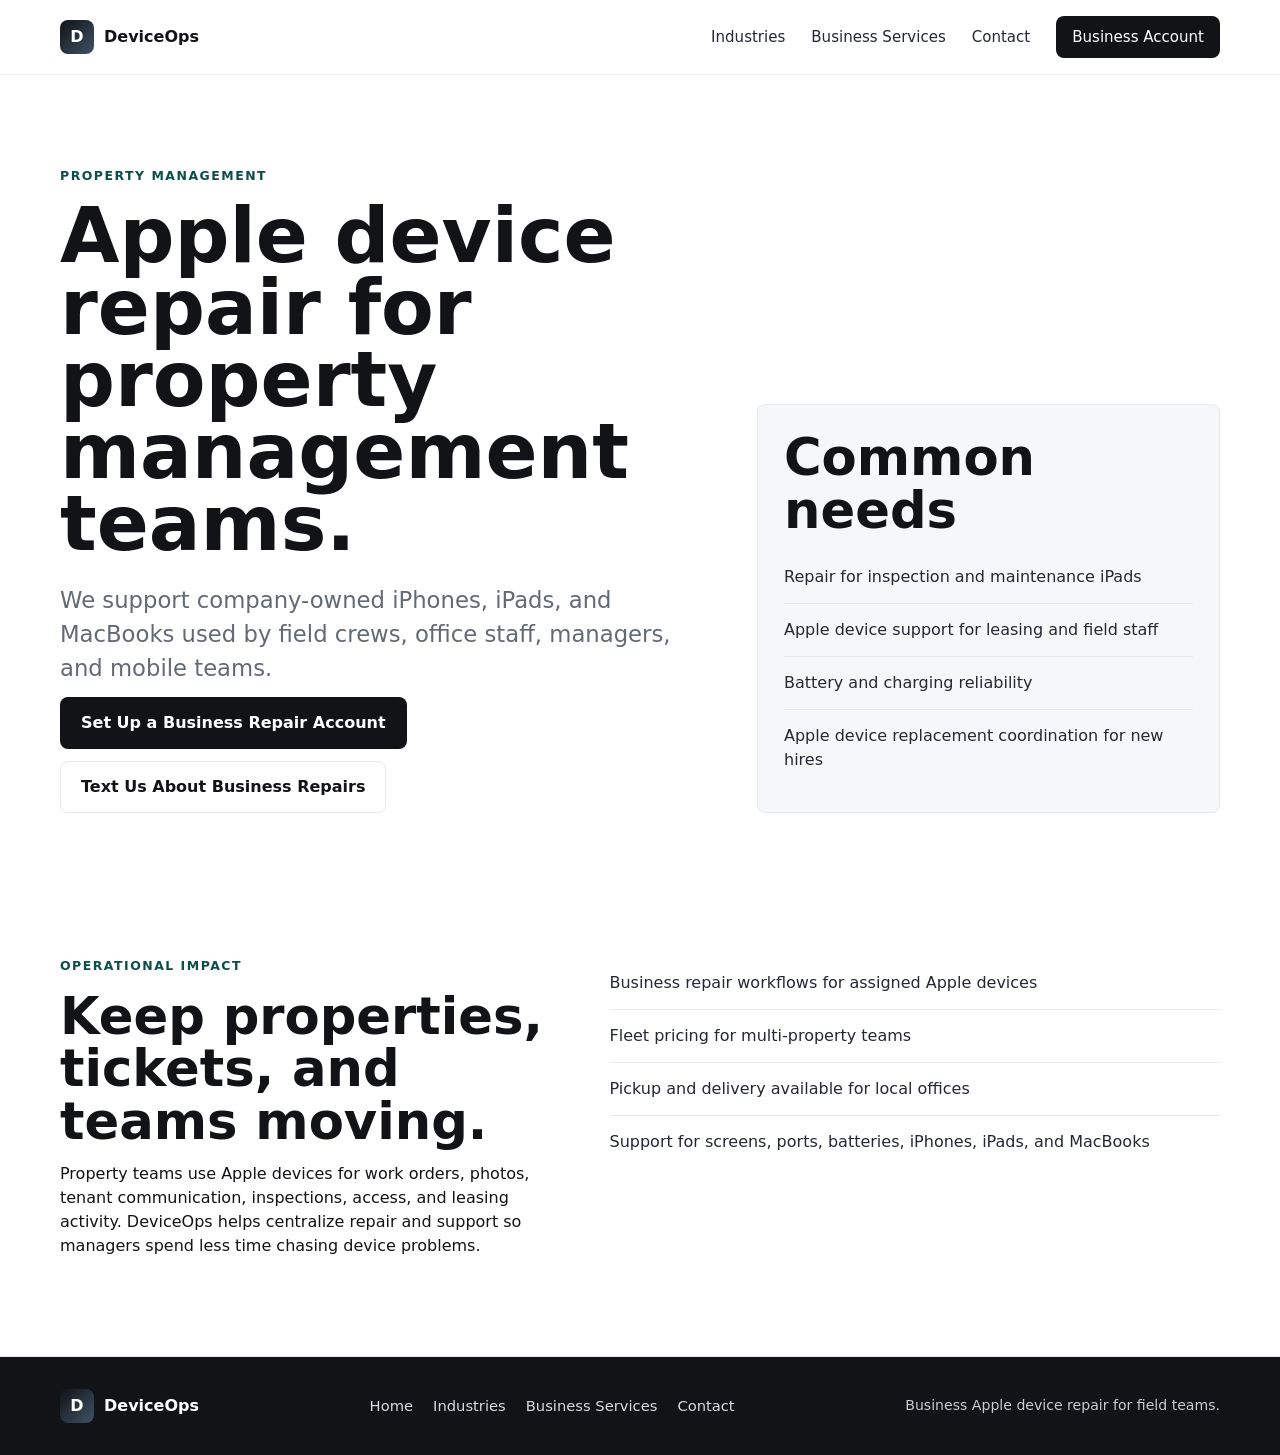
<file: industries/property-management.html>
<!doctype html>
<html lang="en">
  <head>
    <meta charset="utf-8">
    <meta name="viewport" content="width=device-width, initial-scale=1">
    <title>Property Management Apple Device Repair | DeviceOps</title>
    <meta name="description" content="Apple device repair for property management teams using company-owned iPhones, iPads, and MacBooks across maintenance, leasing, inspections, and office operations.">
    <link rel="canonical" href="https://deviceops.reklaimtrust.com/industries/property-management.html">
    <link rel="stylesheet" href="../styles.css?v=20260614-tighten">
    <script type="application/ld+json">
      {"@context":"https://schema.org","@type":"Service","name":"Property Management Apple Device Repair","provider":{"@type":"LocalBusiness","name":"DeviceOps","url":"https://deviceops.reklaimtrust.com/"},"serviceType":"Business Apple device repair and fleet support","audience":{"@type":"BusinessAudience","name":"Property management companies"},"areaServed":{"@type":"AdministrativeArea","name":"Visalia and Tulare"}}
    </script>
  </head>
  <body>
    <header class="site-header"><nav class="nav-shell" aria-label="Primary navigation"><a class="brand" href="../index.html"><span class="brand-mark">D</span><span>DeviceOps</span></a><button class="nav-toggle" type="button" aria-expanded="false" aria-controls="site-menu"><span class="sr-only">Open menu</span><span></span><span></span><span></span></button><div class="nav-links" id="site-menu"><a href="../index.html#industries">Industries</a><a href="../index.html#services">Business Services</a><a href="../index.html#contact">Contact</a><a class="nav-cta" href="../index.html#pricing">Business Account</a></div></nav></header>
    <main>
      <section class="industry-hero">
        <div><p class="eyebrow">Property management</p><h1>Apple device repair for property management teams.</h1><p class="hero-subhead">We support company-owned iPhones, iPads, and MacBooks used by field crews, office staff, managers, and mobile teams.</p><div class="hero-actions"><a class="button primary" href="../index.html#pricing">Set Up a Business Repair Account</a><a class="button secondary" href="sms:+15593729417">Text Us About Business Repairs</a></div></div>
        <aside class="industry-panel"><h2>Common needs</h2><ul><li>Repair for inspection and maintenance iPads</li><li>Apple device support for leasing and field staff</li><li>Battery and charging reliability</li><li>Apple device replacement coordination for new hires</li></ul></aside>
      </section>
      <section class="section industry-detail"><div><p class="eyebrow">Operational impact</p><h2>Keep properties, tickets, and teams moving.</h2><p>Property teams use Apple devices for work orders, photos, tenant communication, inspections, access, and leasing activity. DeviceOps helps centralize repair and support so managers spend less time chasing device problems.</p></div><ul class="detail-list"><li>Business repair workflows for assigned Apple devices</li><li>Fleet pricing for multi-property teams</li><li>Pickup and delivery available for local offices</li><li>Support for screens, ports, batteries, iPhones, iPads, and MacBooks</li></ul></section>
    </main>
    <footer class="site-footer"><div class="footer-inner"><a class="brand" href="../index.html"><span class="brand-mark">D</span><span>DeviceOps</span></a><nav><a href="../index.html">Home</a><a href="../index.html#industries">Industries</a><a href="../index.html#services">Business Services</a><a href="../index.html#contact">Contact</a></nav><p>Business Apple device repair for field teams.</p></div></footer>
    <script src="../script.js"></script>
  </body>
</html>
</file>
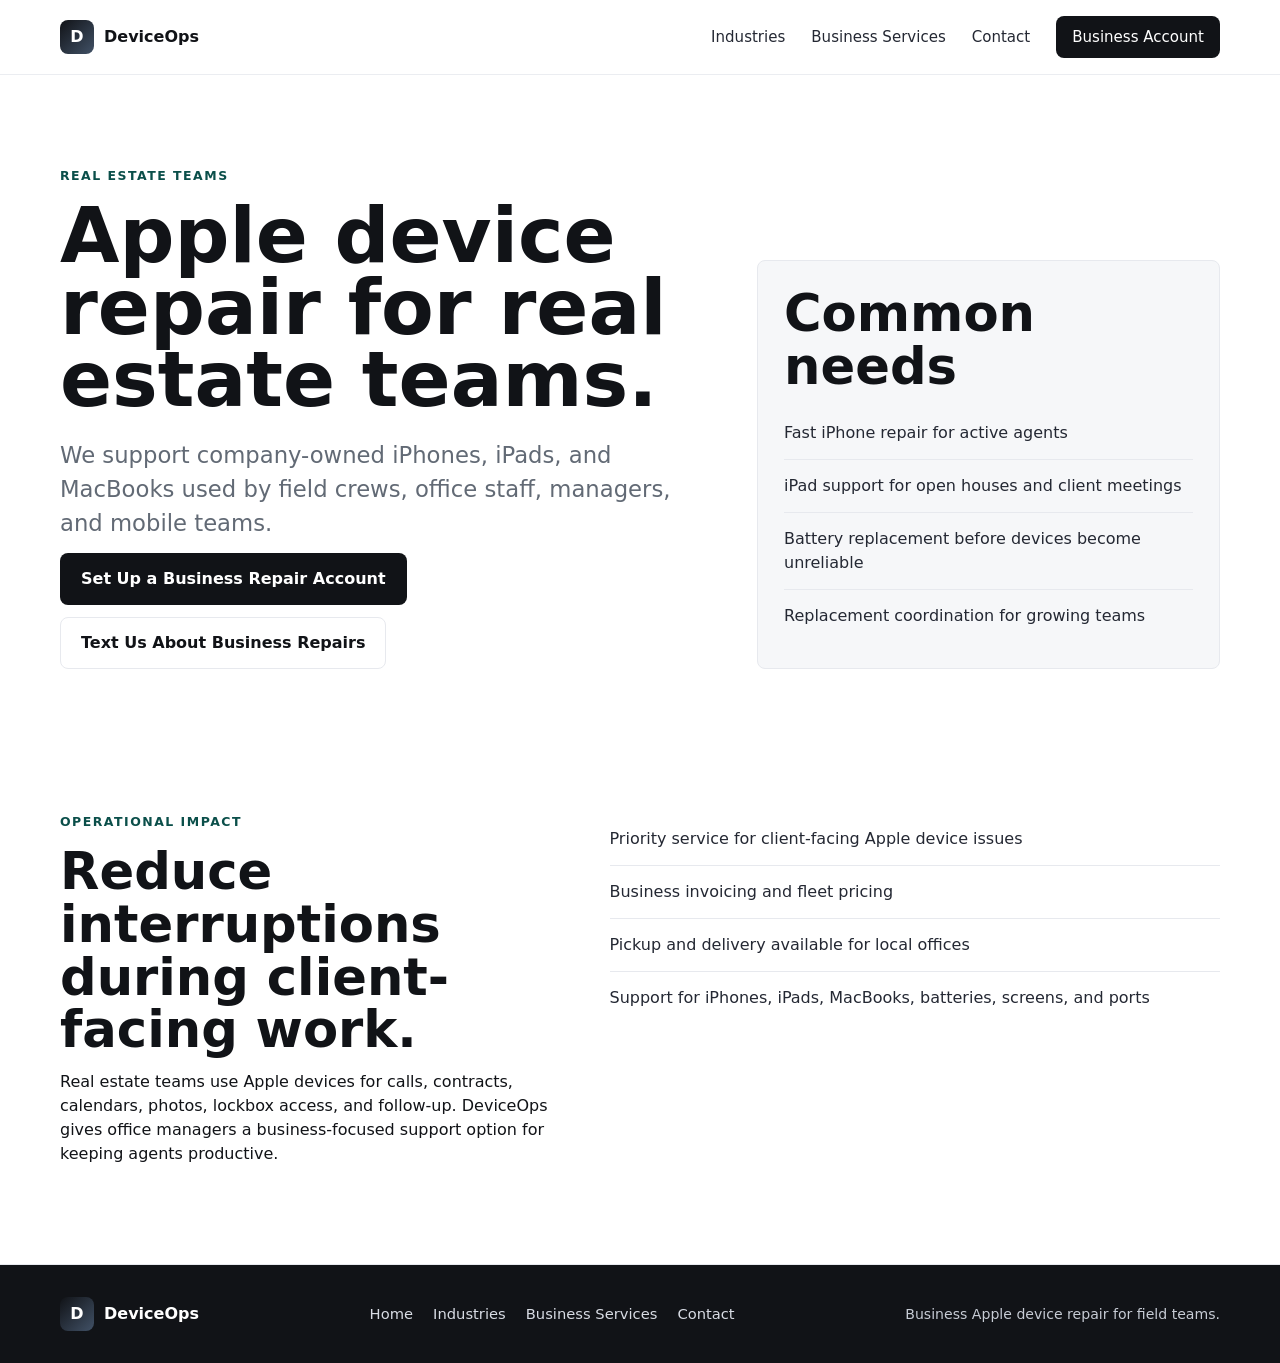
<file: industries/real-estate.html>
<!doctype html>
<html lang="en">
  <head>
    <meta charset="utf-8">
    <meta name="viewport" content="width=device-width, initial-scale=1">
    <title>Real Estate Apple Device Repair | DeviceOps</title>
    <meta name="description" content="Apple device repair for real estate teams using company-owned iPhones, iPads, and MacBooks for showings, listings, communication, and transaction work.">
    <link rel="canonical" href="https://deviceops.reklaimtrust.com/industries/real-estate.html">
    <link rel="stylesheet" href="../styles.css?v=20260614-tighten">
    <script type="application/ld+json">
      {"@context":"https://schema.org","@type":"Service","name":"Real Estate Team Apple Device Repair","provider":{"@type":"LocalBusiness","name":"DeviceOps","url":"https://deviceops.reklaimtrust.com/"},"serviceType":"Business Apple device repair and fleet support","audience":{"@type":"BusinessAudience","name":"Real estate teams"},"areaServed":{"@type":"AdministrativeArea","name":"Visalia and Tulare"}}
    </script>
  </head>
  <body>
    <header class="site-header"><nav class="nav-shell" aria-label="Primary navigation"><a class="brand" href="../index.html"><span class="brand-mark">D</span><span>DeviceOps</span></a><button class="nav-toggle" type="button" aria-expanded="false" aria-controls="site-menu"><span class="sr-only">Open menu</span><span></span><span></span><span></span></button><div class="nav-links" id="site-menu"><a href="../index.html#industries">Industries</a><a href="../index.html#services">Business Services</a><a href="../index.html#contact">Contact</a><a class="nav-cta" href="../index.html#pricing">Business Account</a></div></nav></header>
    <main>
      <section class="industry-hero">
        <div><p class="eyebrow">Real estate teams</p><h1>Apple device repair for real estate teams.</h1><p class="hero-subhead">We support company-owned iPhones, iPads, and MacBooks used by field crews, office staff, managers, and mobile teams.</p><div class="hero-actions"><a class="button primary" href="../index.html#pricing">Set Up a Business Repair Account</a><a class="button secondary" href="sms:+15593729417">Text Us About Business Repairs</a></div></div>
        <aside class="industry-panel"><h2>Common needs</h2><ul><li>Fast iPhone repair for active agents</li><li>iPad support for open houses and client meetings</li><li>Battery replacement before devices become unreliable</li><li>Replacement coordination for growing teams</li></ul></aside>
      </section>
      <section class="section industry-detail"><div><p class="eyebrow">Operational impact</p><h2>Reduce interruptions during client-facing work.</h2><p>Real estate teams use Apple devices for calls, contracts, calendars, photos, lockbox access, and follow-up. DeviceOps gives office managers a business-focused support option for keeping agents productive.</p></div><ul class="detail-list"><li>Priority service for client-facing Apple device issues</li><li>Business invoicing and fleet pricing</li><li>Pickup and delivery available for local offices</li><li>Support for iPhones, iPads, MacBooks, batteries, screens, and ports</li></ul></section>
    </main>
    <footer class="site-footer"><div class="footer-inner"><a class="brand" href="../index.html"><span class="brand-mark">D</span><span>DeviceOps</span></a><nav><a href="../index.html">Home</a><a href="../index.html#industries">Industries</a><a href="../index.html#services">Business Services</a><a href="../index.html#contact">Contact</a></nav><p>Business Apple device repair for field teams.</p></div></footer>
    <script src="../script.js"></script>
  </body>
</html>
</file>
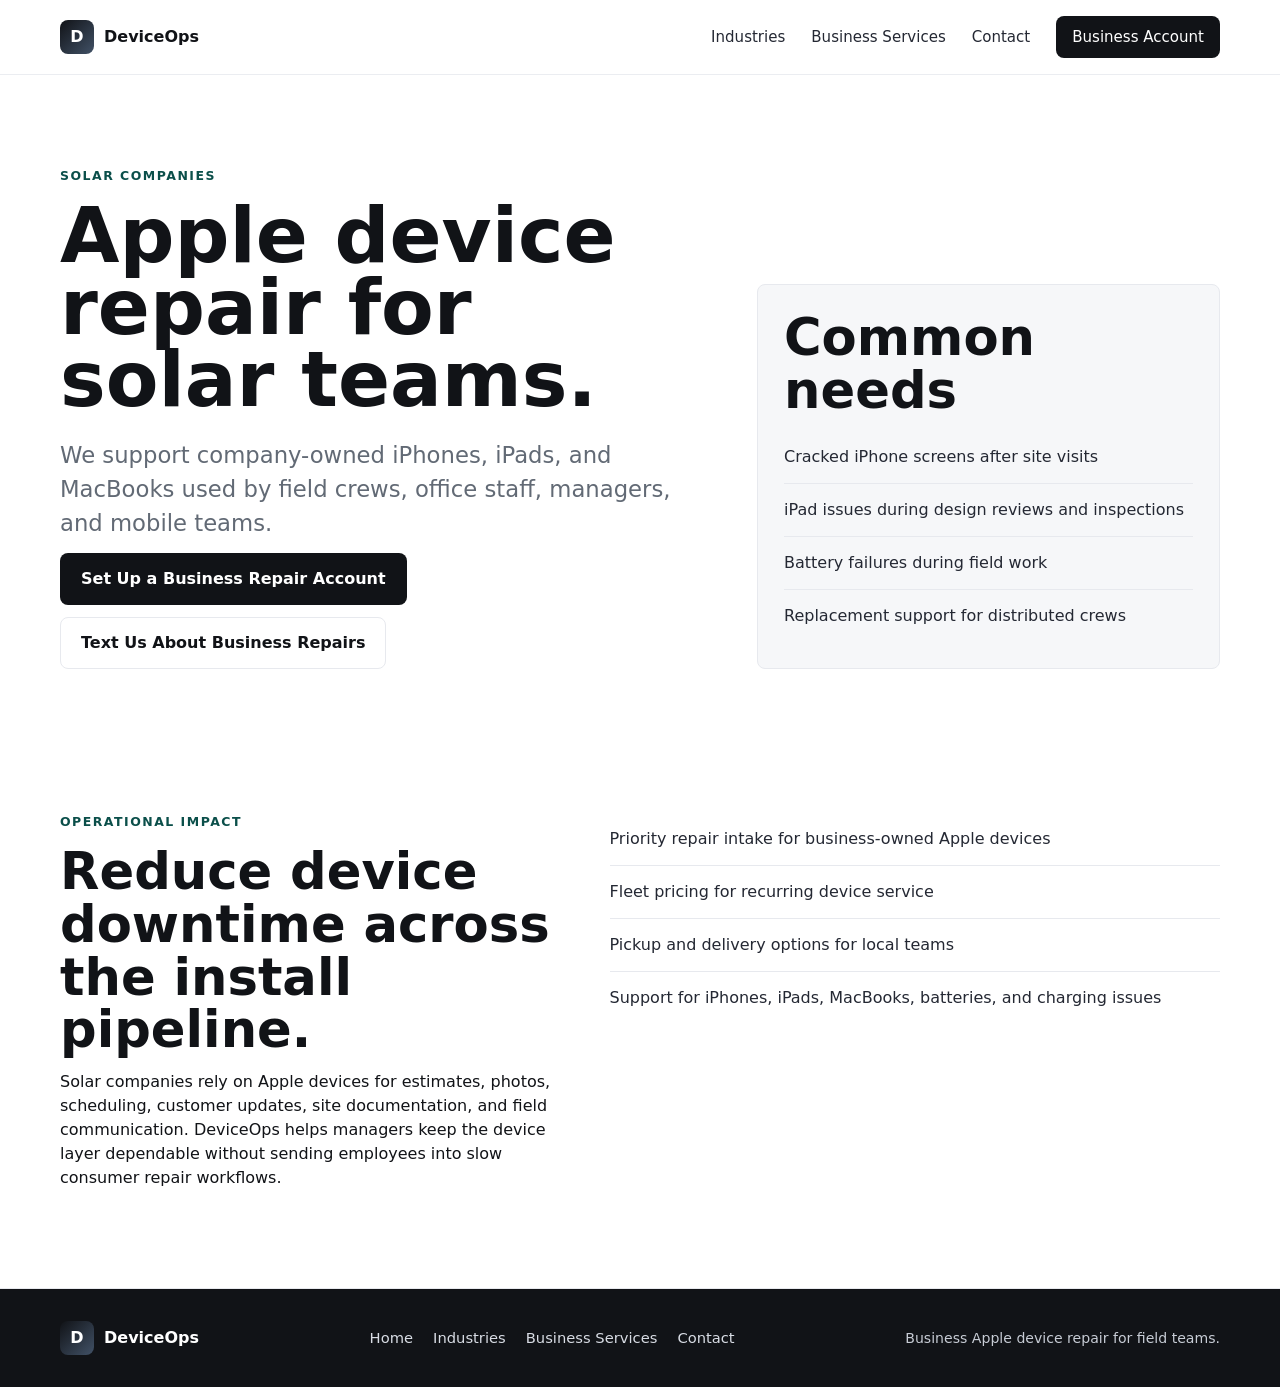
<file: industries/solar.html>
<!doctype html>
<html lang="en">
  <head>
    <meta charset="utf-8">
    <meta name="viewport" content="width=device-width, initial-scale=1">
    <title>Solar Company Apple Device Repair | DeviceOps</title>
    <meta name="description" content="Apple device repair for solar teams using company-owned iPhones, iPads, and MacBooks across sales, installation, and field operations.">
    <link rel="canonical" href="https://deviceops.reklaimtrust.com/industries/solar.html">
    <link rel="stylesheet" href="../styles.css?v=20260614-tighten">
    <script type="application/ld+json">
      {"@context":"https://schema.org","@type":"Service","name":"Solar Company Apple Device Repair","provider":{"@type":"LocalBusiness","name":"DeviceOps","url":"https://deviceops.reklaimtrust.com/"},"serviceType":"Business Apple device repair and fleet support","audience":{"@type":"BusinessAudience","name":"Solar companies"},"areaServed":{"@type":"AdministrativeArea","name":"Visalia and Tulare"}}
    </script>
  </head>
  <body>
    <header class="site-header"><nav class="nav-shell" aria-label="Primary navigation"><a class="brand" href="../index.html"><span class="brand-mark">D</span><span>DeviceOps</span></a><button class="nav-toggle" type="button" aria-expanded="false" aria-controls="site-menu"><span class="sr-only">Open menu</span><span></span><span></span><span></span></button><div class="nav-links" id="site-menu"><a href="../index.html#industries">Industries</a><a href="../index.html#services">Business Services</a><a href="../index.html#contact">Contact</a><a class="nav-cta" href="../index.html#pricing">Business Account</a></div></nav></header>
    <main>
      <section class="industry-hero">
        <div><p class="eyebrow">Solar companies</p><h1>Apple device repair for solar teams.</h1><p class="hero-subhead">We support company-owned iPhones, iPads, and MacBooks used by field crews, office staff, managers, and mobile teams.</p><div class="hero-actions"><a class="button primary" href="../index.html#pricing">Set Up a Business Repair Account</a><a class="button secondary" href="sms:+15593729417">Text Us About Business Repairs</a></div></div>
        <aside class="industry-panel"><h2>Common needs</h2><ul><li>Cracked iPhone screens after site visits</li><li>iPad issues during design reviews and inspections</li><li>Battery failures during field work</li><li>Replacement support for distributed crews</li></ul></aside>
      </section>
      <section class="section industry-detail"><div><p class="eyebrow">Operational impact</p><h2>Reduce device downtime across the install pipeline.</h2><p>Solar companies rely on Apple devices for estimates, photos, scheduling, customer updates, site documentation, and field communication. DeviceOps helps managers keep the device layer dependable without sending employees into slow consumer repair workflows.</p></div><ul class="detail-list"><li>Priority repair intake for business-owned Apple devices</li><li>Fleet pricing for recurring device service</li><li>Pickup and delivery options for local teams</li><li>Support for iPhones, iPads, MacBooks, batteries, and charging issues</li></ul></section>
    </main>
    <footer class="site-footer"><div class="footer-inner"><a class="brand" href="../index.html"><span class="brand-mark">D</span><span>DeviceOps</span></a><nav><a href="../index.html">Home</a><a href="../index.html#industries">Industries</a><a href="../index.html#services">Business Services</a><a href="../index.html#contact">Contact</a></nav><p>Business Apple device repair for field teams.</p></div></footer>
    <script src="../script.js"></script>
  </body>
</html>
</file>
<file: styles.css>
:root {
  --ink: #111317;
  --charcoal: #242833;
  --muted: #626a75;
  --line: #e7e9ee;
  --soft: #f6f7f9;
  --white: #ffffff;
  --accent: #0f766e;
  --accent-dark: #0b4f4a;
  --steel: #415166;
  --shadow: 0 24px 70px rgba(17, 19, 23, 0.12);
  --radius: 8px;
  font-family: Inter, ui-sans-serif, system-ui, -apple-system, BlinkMacSystemFont, "Segoe UI", sans-serif;
}

* { box-sizing: border-box; }
html { scroll-behavior: smooth; }
body {
  margin: 0;
  color: var(--ink);
  background: var(--white);
  line-height: 1.5;
}
a { color: inherit; text-decoration: none; }
img { display: block; max-width: 100%; height: auto; }
.sr-only,
.skip-link {
  position: absolute;
  width: 1px;
  height: 1px;
  overflow: hidden;
  clip: rect(0, 0, 0, 0);
}
.skip-link:focus {
  width: auto;
  height: auto;
  clip: auto;
  z-index: 50;
  padding: 12px 16px;
  background: var(--ink);
  color: var(--white);
}

.site-header {
  position: sticky;
  top: 0;
  z-index: 20;
  background: rgba(255, 255, 255, 0.9);
  border-bottom: 1px solid rgba(231, 233, 238, 0.82);
  backdrop-filter: blur(18px);
}
.nav-shell,
.footer-inner,
.section,
.trust-bar {
  width: min(1160px, calc(100% - 40px));
  margin: 0 auto;
}
.nav-shell {
  min-height: 74px;
  display: flex;
  align-items: center;
  justify-content: space-between;
  gap: 24px;
}
.brand {
  display: inline-flex;
  align-items: center;
  gap: 10px;
  font-weight: 750;
  letter-spacing: 0;
}
.brand-mark {
  display: grid;
  place-items: center;
  width: 34px;
  height: 34px;
  border-radius: 8px;
  color: var(--white);
  background: linear-gradient(135deg, var(--ink), var(--steel));
}
.nav-links {
  display: flex;
  align-items: center;
  gap: 26px;
  color: var(--charcoal);
  font-size: 0.94rem;
}
.nav-links a:hover { color: var(--accent-dark); }
.nav-cta {
  padding: 10px 16px;
  color: var(--white) !important;
  background: var(--ink);
  border-radius: 8px;
}
.nav-toggle { display: none; }

.hero {
  width: min(1260px, calc(100% - 40px));
  margin: 0 auto;
  display: grid;
  grid-template-columns: minmax(0, 0.86fr) minmax(420px, 1.14fr);
  align-items: start;
  gap: 32px;
  padding: 58px 0 66px;
}
.hero-copy { min-width: 0; }
.eyebrow {
  margin: 0 0 14px;
  color: var(--accent-dark);
  font-size: 0.78rem;
  font-weight: 800;
  letter-spacing: 0.12em;
  text-transform: uppercase;
}
h1,
h2,
h3,
p { margin-top: 0; }
h1 {
  max-width: 680px;
  margin-bottom: 22px;
  font-size: clamp(3rem, 6vw, 5.8rem);
  line-height: 0.94;
  letter-spacing: 0;
}
.hero-subhead {
  max-width: 680px;
  margin-bottom: 12px;
  color: var(--muted);
  font-size: clamp(1.12rem, 2vw, 1.42rem);
}
.hero-note {
  max-width: 620px;
  margin-bottom: 34px;
  color: var(--ink);
  font-size: 1.02rem;
}
.hero-proof {
  max-width: 620px;
  margin-bottom: 18px;
  color: var(--ink);
}
.hero-pain {
  max-width: 650px;
  margin-bottom: 18px;
  padding-left: 14px;
  border-left: 4px solid var(--accent);
  color: var(--ink);
  font-weight: 720;
}
.hero-proof strong,
.hero-proof span {
  display: block;
}
.hero-proof span {
  color: var(--muted);
}
.hero-actions {
  display: flex;
  flex-wrap: wrap;
  gap: 12px;
}
.button {
  display: inline-flex;
  align-items: center;
  justify-content: center;
  min-height: 48px;
  padding: 13px 20px;
  border: 1px solid transparent;
  border-radius: 8px;
  font-weight: 760;
  cursor: pointer;
}
.button.primary {
  background: var(--ink);
  color: var(--white);
}
.button.secondary {
  background: var(--white);
  color: var(--ink);
  border-color: var(--line);
}
.button:hover,
.nav-cta:hover {
  transform: translateY(-1px);
  box-shadow: 0 12px 30px rgba(17, 19, 23, 0.12);
}
.hero-media {
  overflow: hidden;
  border-radius: var(--radius);
  box-shadow: var(--shadow);
  background: var(--soft);
}
.hero-media img {
  width: 100%;
  aspect-ratio: 1717 / 916;
  object-fit: cover;
}

.trust-bar {
  display: grid;
  grid-template-columns: repeat(4, 1fr);
  gap: 1px;
  overflow: hidden;
  margin-bottom: 22px;
  border: 1px solid var(--line);
  border-radius: var(--radius);
  background: var(--line);
}
.trust-bar span {
  padding: 18px 14px;
  background: var(--white);
  text-align: center;
  font-weight: 760;
  color: var(--charcoal);
}
.proof-strip {
  width: min(1160px, calc(100% - 40px));
  margin: 0 auto 70px;
  display: grid;
  grid-template-columns: repeat(3, 1fr);
  gap: 14px;
}
.proof-strip div {
  padding: 22px;
  border: 1px solid var(--line);
  border-radius: var(--radius);
  background: var(--ink);
  color: var(--white);
}
.proof-strip strong,
.proof-strip span {
  display: block;
}
.proof-strip strong {
  margin-bottom: 7px;
  font-size: 1.02rem;
}
.proof-strip span {
  color: #c7ccd5;
  font-size: 0.9rem;
}
.device-strip {
  width: min(1160px, calc(100% - 40px));
  margin: 0 auto;
  display: grid;
  grid-template-columns: minmax(230px, 1.2fr) repeat(5, minmax(100px, 1fr));
  gap: 1px;
  overflow: hidden;
  border: 1px solid var(--line);
  border-radius: var(--radius);
  background: var(--line);
}
.device-strip span,
.device-strip strong {
  min-height: 58px;
  display: grid;
  place-items: center;
  padding: 14px 16px;
  background: var(--white);
  text-align: center;
}
.device-strip span {
  justify-items: start;
  color: var(--muted);
  font-size: 0.84rem;
  font-weight: 800;
  letter-spacing: 0.08em;
  text-transform: uppercase;
}
.device-strip strong {
  color: var(--charcoal);
  font-size: 1.02rem;
}

.section { padding: 82px 0; }
.section-heading {
  max-width: 760px;
  margin-bottom: 34px;
}
.section-heading.split {
  display: grid;
  grid-template-columns: 1fr 0.78fr;
  gap: 44px;
  max-width: none;
  align-items: end;
}
h2 {
  margin-bottom: 14px;
  font-size: clamp(2rem, 4vw, 3.9rem);
  line-height: 1.03;
  letter-spacing: 0;
}
h3 {
  margin-bottom: 9px;
  font-size: 1.08rem;
  letter-spacing: 0;
}
.section-heading p,
article p,
.why-list span,
.process-list p,
.lead-copy p,
.site-footer p {
  color: var(--muted);
}

.problem-section,
.why-section {
  width: 100%;
  max-width: none;
  padding-left: max(20px, calc((100vw - 1160px) / 2));
  padding-right: max(20px, calc((100vw - 1160px) / 2));
  background: var(--soft);
}
.expertise-section {
  padding-top: 54px;
}
.service-area,
.account-callout {
  margin-top: -10px;
  padding: 16px 18px;
  border: 1px solid rgba(15, 118, 110, 0.22);
  border-radius: var(--radius);
  background: rgba(15, 118, 110, 0.06);
  color: var(--accent-dark);
  font-weight: 760;
}
.problem-grid,
.service-grid,
.benefits-grid,
.industry-grid,
.why-list,
.process-list,
.sense-grid {
  display: grid;
  gap: 14px;
}
.problem-grid,
.service-grid,
.benefits-grid {
  grid-template-columns: repeat(3, 1fr);
}
.problem-grid article,
.service-grid article,
.benefits-grid article,
.industry-grid a,
.process-list li {
  border: 1px solid var(--line);
  border-radius: var(--radius);
  background: var(--white);
}
.problem-grid article,
.service-grid article,
.benefits-grid article {
  min-height: 176px;
  padding: 24px;
}
.problem-grid article span {
  display: block;
  width: 34px;
  height: 4px;
  margin-bottom: 24px;
  border-radius: 99px;
  background: var(--accent);
}
.service-grid article {
  background: linear-gradient(180deg, #ffffff 0%, #fbfbfc 100%);
}
.account-section {
  padding-top: 96px;
}
.benefits-grid article {
  min-height: 150px;
  background: var(--ink);
  color: var(--white);
}
.benefits-grid p {
  color: #c7ccd5;
}

.industries-section { padding-top: 96px; }
.industry-grid {
  grid-template-columns: repeat(auto-fit, minmax(150px, 1fr));
}
.industry-grid a {
  min-height: 174px;
  padding: 18px;
  display: flex;
  flex-direction: column;
  justify-content: space-between;
  font-weight: 820;
  color: var(--ink);
}
.industry-grid a:hover {
  border-color: rgba(15, 118, 110, 0.5);
  box-shadow: 0 18px 40px rgba(17, 19, 23, 0.08);
  transform: translateY(-2px);
}
.industry-grid span {
  display: block;
  color: var(--muted);
  font-size: 0.86rem;
  font-weight: 520;
}

.why-list {
  grid-template-columns: repeat(2, 1fr);
}
.why-list div {
  display: grid;
  grid-template-columns: 220px 1fr;
  gap: 24px;
  padding: 22px 0;
  border-top: 1px solid #dfe2e8;
}
.why-list strong { font-size: 1.02rem; }

.sense-section {
  padding-top: 96px;
}
.sense-grid {
  grid-template-columns: repeat(4, 1fr);
}
.sense-grid div {
  min-height: 190px;
  padding: 24px;
  border: 1px solid var(--line);
  border-radius: var(--radius);
  background: var(--white);
}
.sense-grid strong,
.sense-grid span {
  display: block;
}
.sense-grid strong {
  margin-bottom: 12px;
  color: var(--ink);
  font-size: 1.05rem;
}
.sense-grid span {
  color: var(--muted);
}

.process-list {
  grid-template-columns: repeat(4, 1fr);
  padding: 0;
  list-style: none;
}
.process-list li {
  padding: 22px;
}
.process-list span {
  display: grid;
  place-items: center;
  width: 34px;
  height: 34px;
  margin-bottom: 34px;
  border-radius: 8px;
  background: var(--ink);
  color: var(--white);
  font-weight: 800;
}

.local-support-section {
  display: grid;
  grid-template-columns: 280px 1fr;
  gap: 44px;
  align-items: center;
  padding-top: 36px;
}
.local-support-media {
  width: 280px;
  max-width: 100%;
  overflow: hidden;
  border-radius: var(--radius);
  background: var(--soft);
  box-shadow: 0 18px 42px rgba(17, 19, 23, 0.12);
}
.local-support-media img {
  width: 100%;
  aspect-ratio: 1;
  object-fit: cover;
  object-position: center 34%;
  transform: scale(1.16);
}
.local-support-copy h2 {
  max-width: 760px;
}
.local-support-copy p {
  max-width: 720px;
  color: var(--muted);
}
.contact-card-inline {
  max-width: 520px;
  background: var(--white);
}
.contact-card-inline strong {
  color: var(--ink);
}
.contact-card-inline span {
  color: var(--muted);
  font-weight: 720;
}

.lead-section {
  display: grid;
  grid-template-columns: 0.8fr 1.2fr;
  gap: 52px;
  align-items: start;
  padding-bottom: 96px;
}
.contact-card {
  display: grid;
  gap: 10px;
  margin-top: 30px;
  padding: 22px;
  border: 1px solid var(--line);
  border-radius: var(--radius);
  background: var(--soft);
}
.contact-card a {
  color: var(--charcoal);
  font-weight: 720;
}
.lead-form {
  display: grid;
  grid-template-columns: repeat(2, 1fr);
  gap: 16px;
  padding: 26px;
  border: 1px solid var(--line);
  border-radius: var(--radius);
  box-shadow: var(--shadow);
}
label {
  display: grid;
  gap: 8px;
  color: var(--charcoal);
  font-size: 0.9rem;
  font-weight: 760;
}
input,
select,
textarea {
  width: 100%;
  min-height: 48px;
  border: 1px solid #d8dce4;
  border-radius: 8px;
  padding: 12px 13px;
  color: var(--ink);
  background: var(--white);
  font: inherit;
}
textarea { resize: vertical; }
input:focus,
select:focus,
textarea:focus {
  outline: 3px solid rgba(15, 118, 110, 0.18);
  border-color: var(--accent);
}
.full { grid-column: 1 / -1; }
.form-note {
  grid-column: 1 / -1;
  margin: -4px 0 0;
  color: var(--muted);
  font-size: 0.86rem;
}

.site-footer {
  border-top: 1px solid var(--line);
  background: var(--ink);
  color: var(--white);
}
.footer-inner {
  display: grid;
  grid-template-columns: auto 1fr auto;
  gap: 32px;
  align-items: center;
  padding: 32px 0;
}
.footer-inner nav {
  display: flex;
  justify-content: center;
  flex-wrap: wrap;
  gap: 20px;
  color: #d8dce4;
  font-size: 0.92rem;
}
.footer-inner p {
  max-width: 330px;
  margin-bottom: 0;
  color: #c7ccd5;
  font-size: 0.88rem;
}

.industry-hero {
  width: min(1160px, calc(100% - 40px));
  margin: 0 auto;
  padding: 92px 0 62px;
  display: grid;
  grid-template-columns: 1fr 0.72fr;
  gap: 54px;
  align-items: end;
}
.industry-hero h1 {
  font-size: clamp(2.7rem, 6vw, 5.6rem);
}
.industry-panel {
  padding: 26px;
  border: 1px solid var(--line);
  border-radius: var(--radius);
  background: var(--soft);
}
.industry-panel ul,
.detail-list {
  padding: 0;
  margin: 0;
  list-style: none;
}
.industry-panel li,
.detail-list li {
  padding: 14px 0;
  border-top: 1px solid var(--line);
  color: var(--charcoal);
}
.industry-panel li:first-child,
.detail-list li:first-child { border-top: 0; }
.industry-detail {
  display: grid;
  grid-template-columns: 0.9fr 1.1fr;
  gap: 50px;
}

@media (max-width: 1020px) {
  .hero,
  .lead-section,
  .local-support-section,
  .industry-hero,
  .industry-detail,
  .section-heading.split {
    grid-template-columns: 1fr;
  }
  .hero {
    min-height: auto;
    max-height: none;
  }
  .hero-media { order: -1; }
  .problem-grid,
  .service-grid,
  .benefits-grid,
  .proof-strip,
  .sense-grid,
  .process-list {
    grid-template-columns: repeat(2, 1fr);
  }
  .device-strip {
    grid-template-columns: repeat(3, 1fr);
  }
  .device-strip span {
    grid-column: 1 / -1;
    justify-items: center;
  }
  .industry-grid { grid-template-columns: repeat(3, 1fr); }
  .footer-inner { grid-template-columns: 1fr; }
  .footer-inner nav { justify-content: flex-start; }
}

@media (max-width: 720px) {
  .nav-shell,
  .footer-inner,
  .section,
  .trust-bar,
  .hero,
  .industry-hero {
    width: min(100% - 28px, 1160px);
  }
  .nav-toggle {
    display: inline-grid;
    gap: 4px;
    width: 42px;
    height: 42px;
    place-content: center;
    border: 1px solid var(--line);
    border-radius: 8px;
    background: var(--white);
  }
  .nav-toggle span:not(.sr-only) {
    width: 18px;
    height: 2px;
    background: var(--ink);
  }
  .nav-links {
    position: absolute;
    left: 14px;
    right: 14px;
    top: 74px;
    display: none;
    flex-direction: column;
    align-items: stretch;
    gap: 0;
    padding: 10px;
    border: 1px solid var(--line);
    border-radius: 8px;
    background: var(--white);
    box-shadow: var(--shadow);
  }
  .nav-links.is-open { display: flex; }
  .nav-links a {
    padding: 13px;
    border-radius: 8px;
  }
  .hero { padding-top: 26px; }
  .local-support-section {
    padding-top: 24px;
  }
  .local-support-media {
    width: min(240px, 72vw);
  }
  .hero-actions,
  .button { width: 100%; }
  .trust-bar,
  .proof-strip,
  .device-strip,
  .problem-grid,
  .service-grid,
  .benefits-grid,
  .industry-grid,
  .why-list,
  .sense-grid,
  .process-list,
  .lead-form {
    grid-template-columns: 1fr;
  }
  .device-strip span {
    grid-column: auto;
  }
  .proof-strip {
    width: min(100% - 28px, 1160px);
    margin-top: 0;
  }
  .why-list div { grid-template-columns: 1fr; gap: 6px; }
  .section { padding: 62px 0; }
  .problem-section,
  .why-section {
    padding-left: 14px;
    padding-right: 14px;
  }
}
</file>
